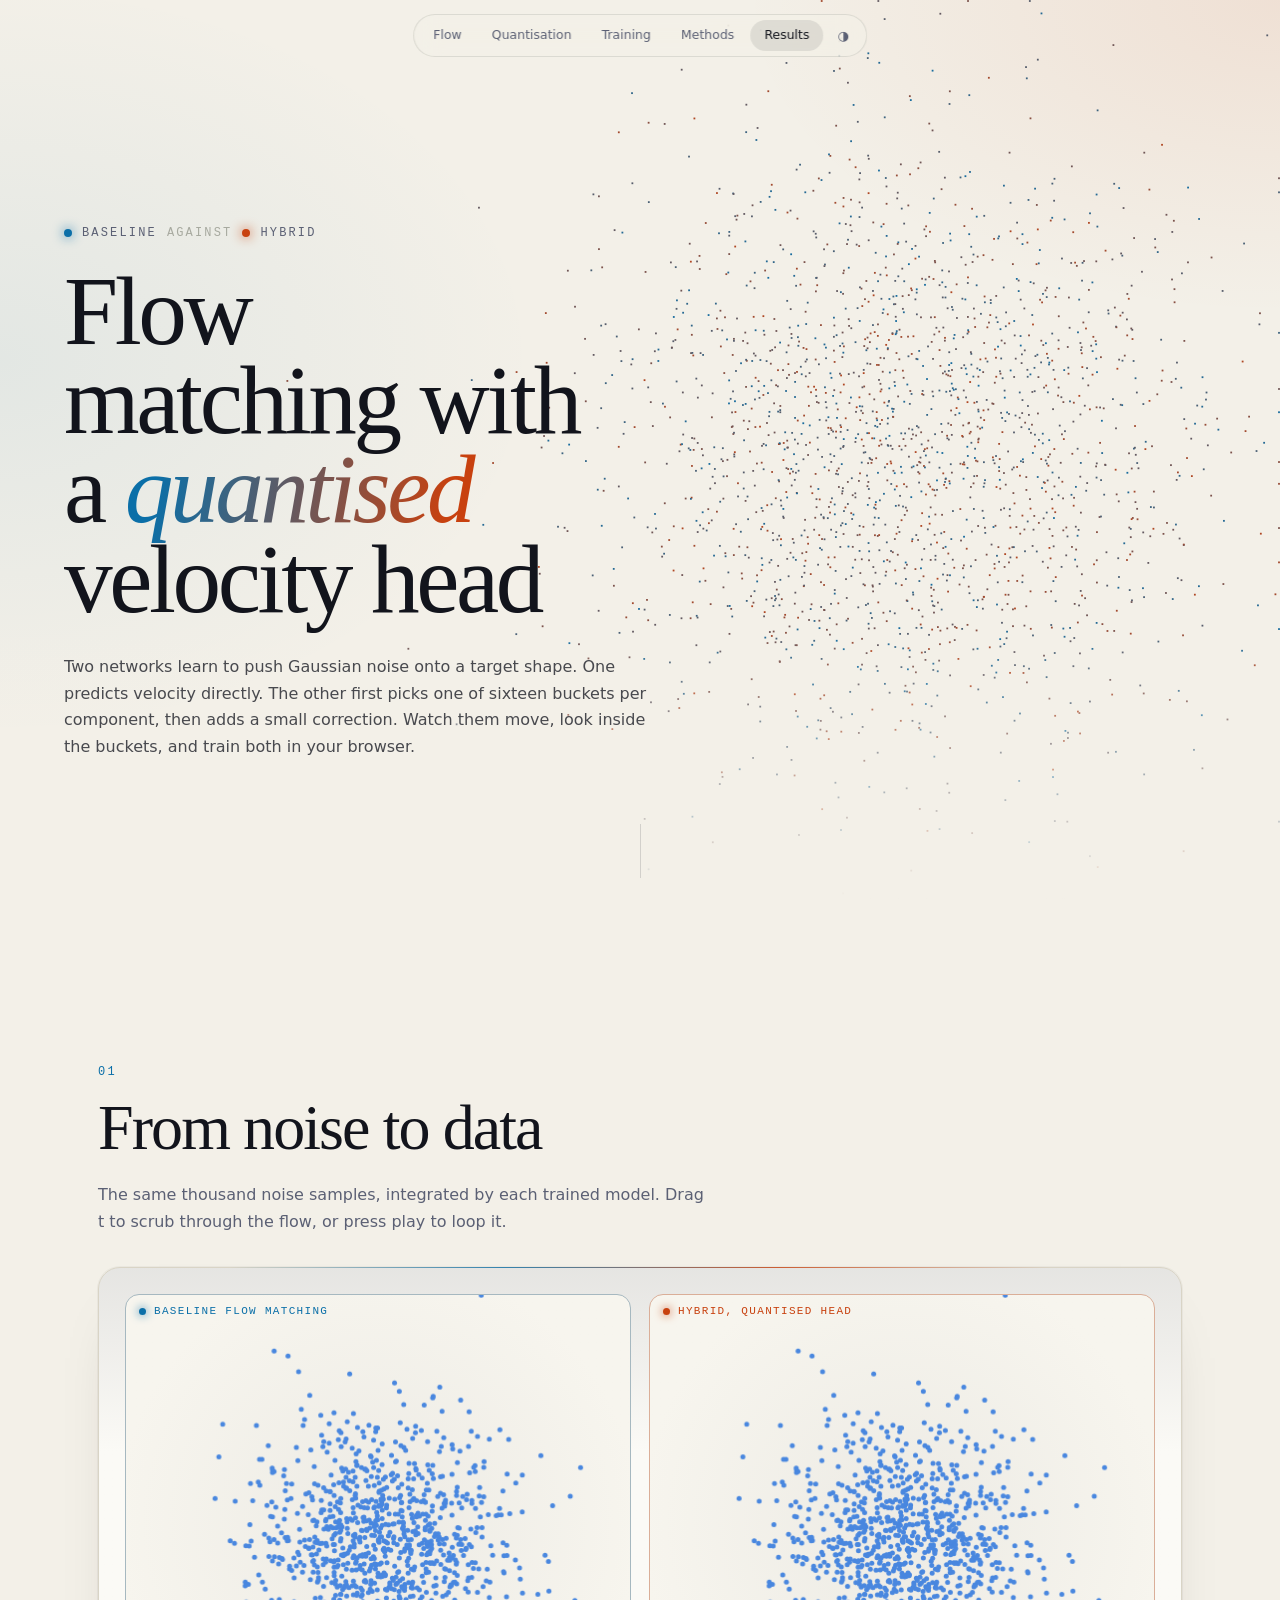
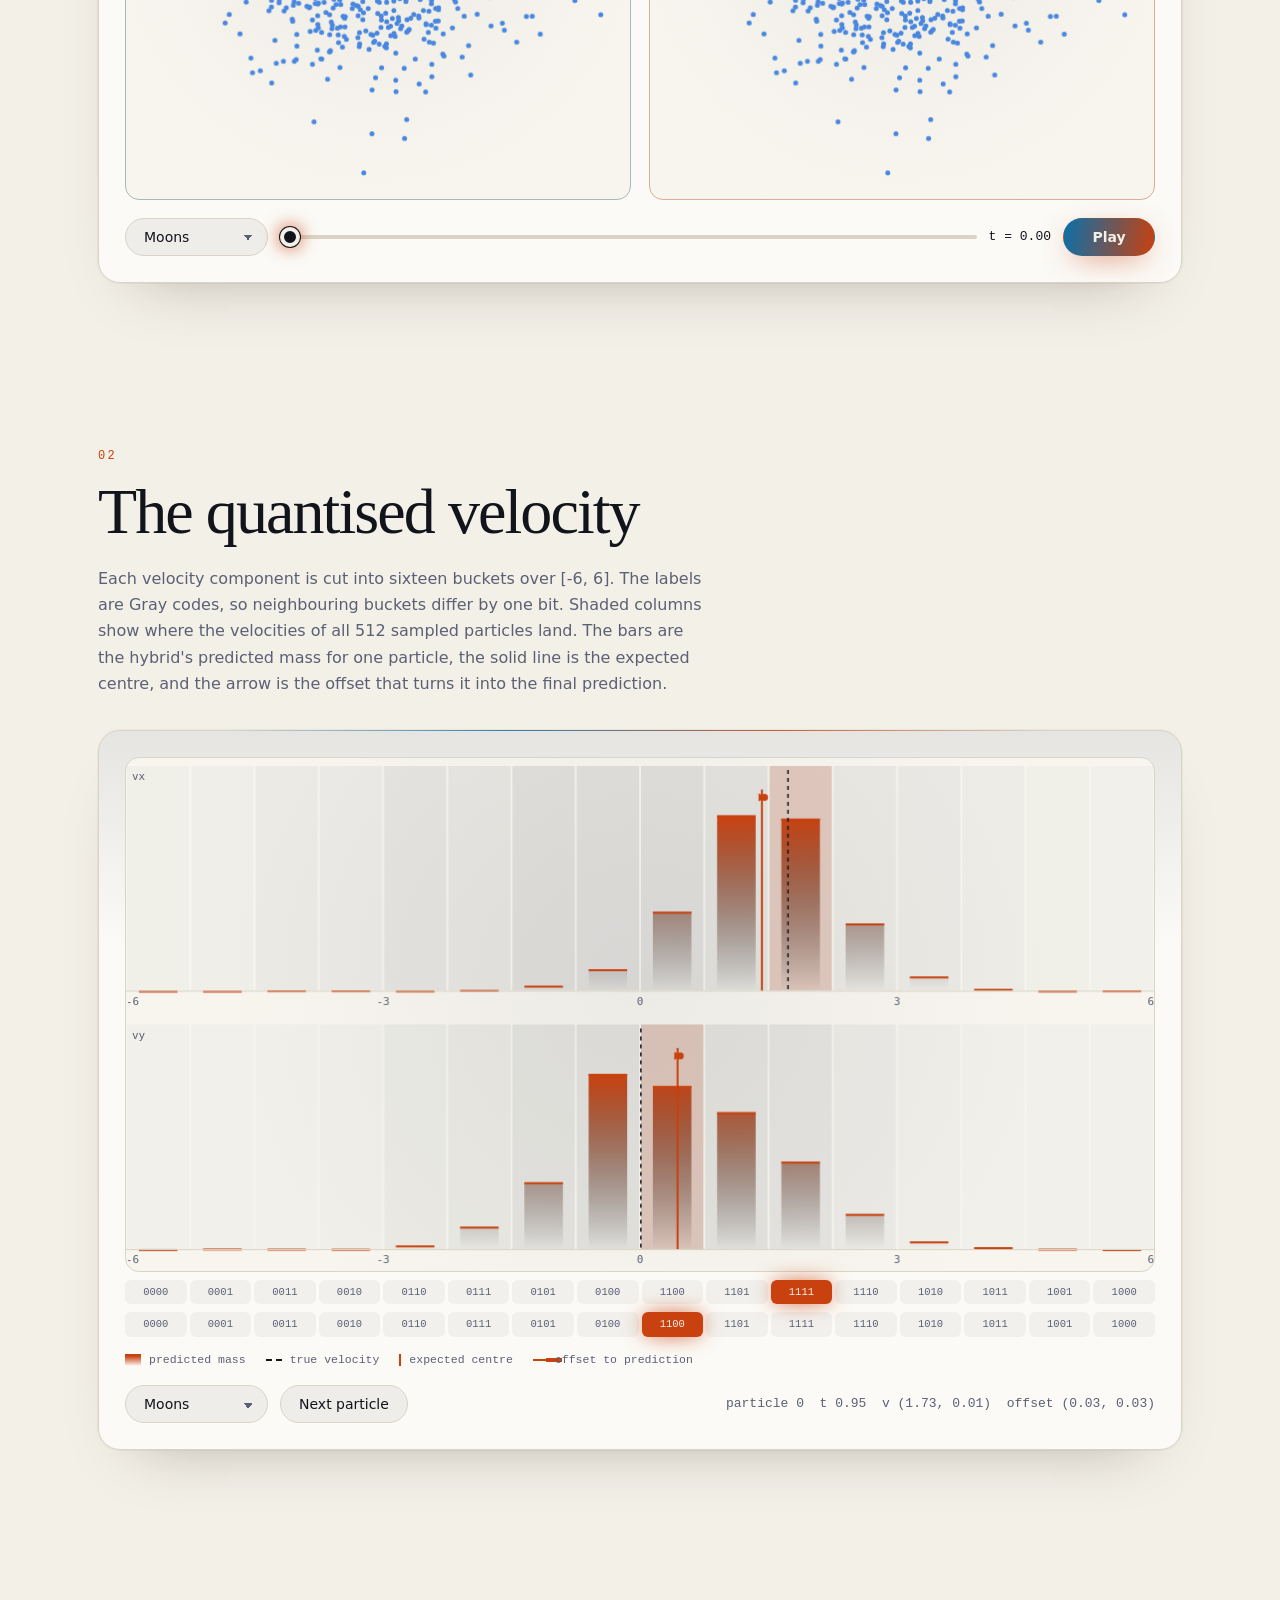
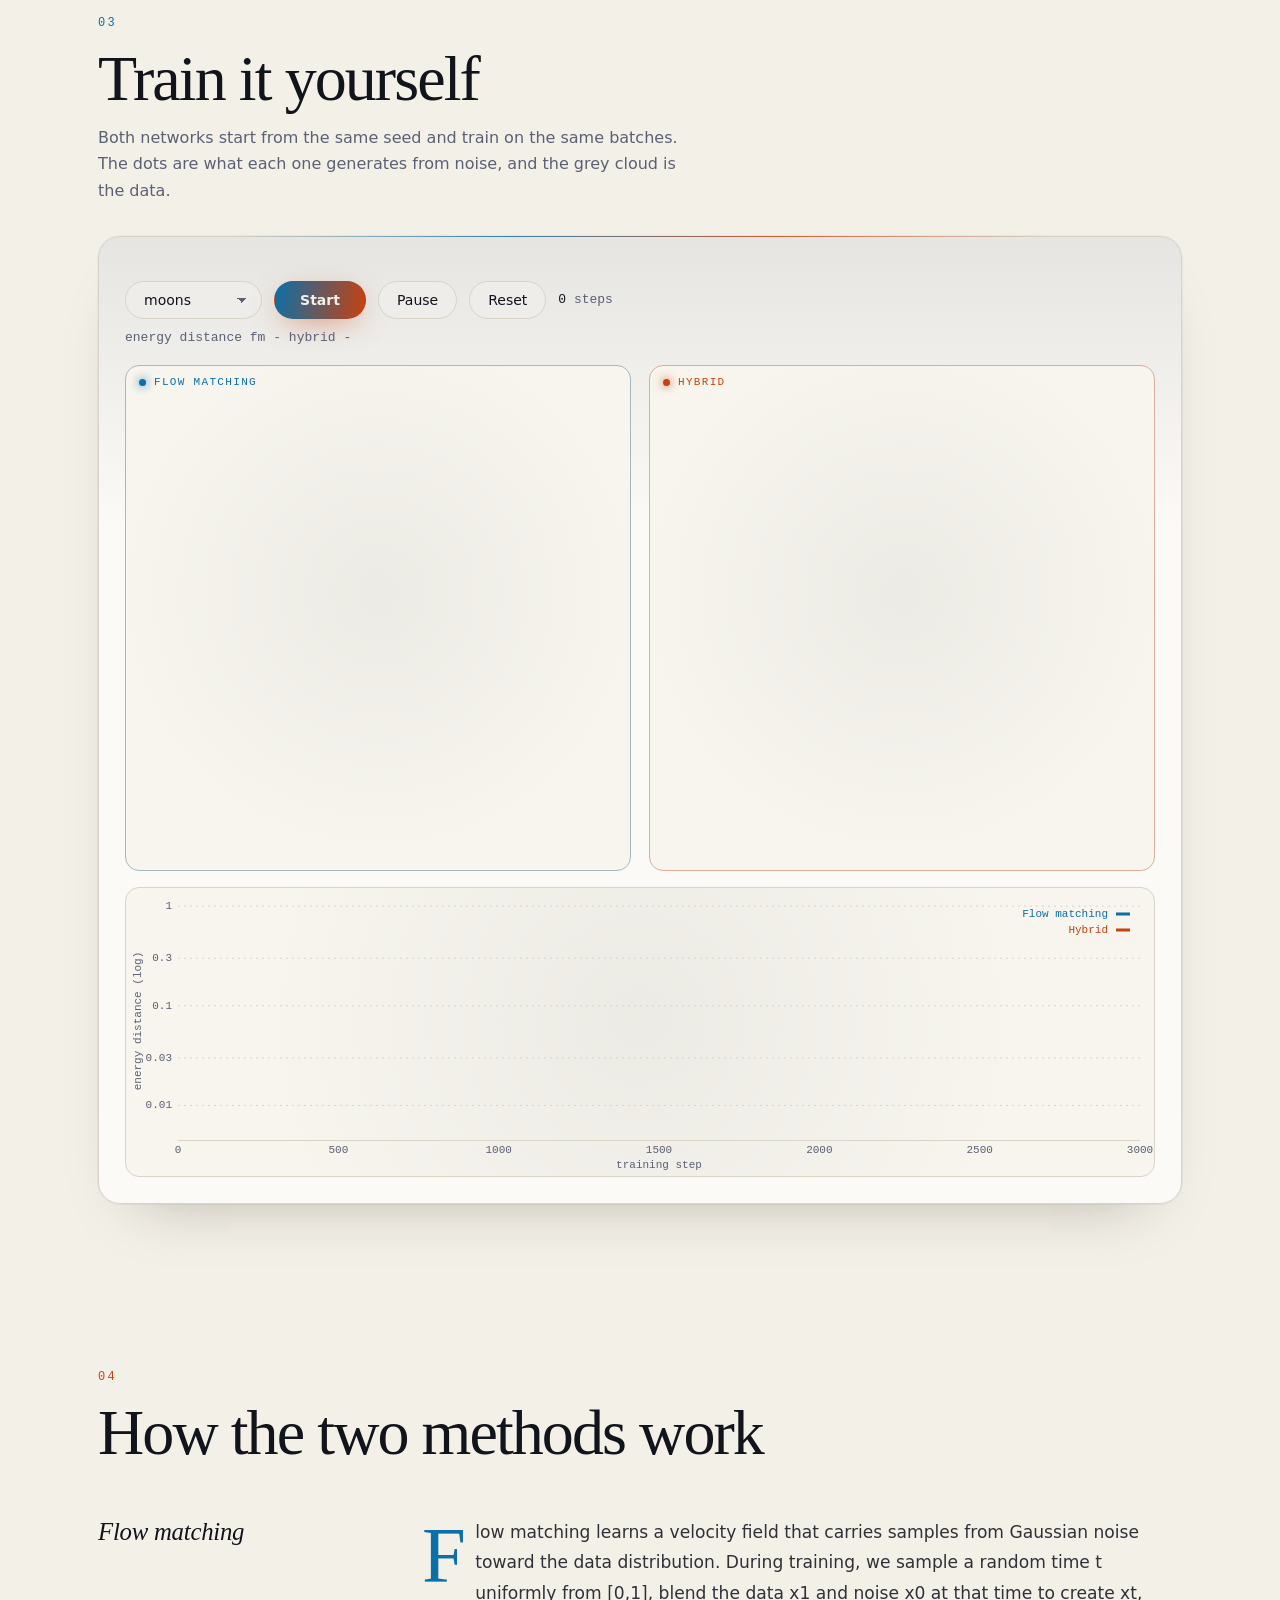
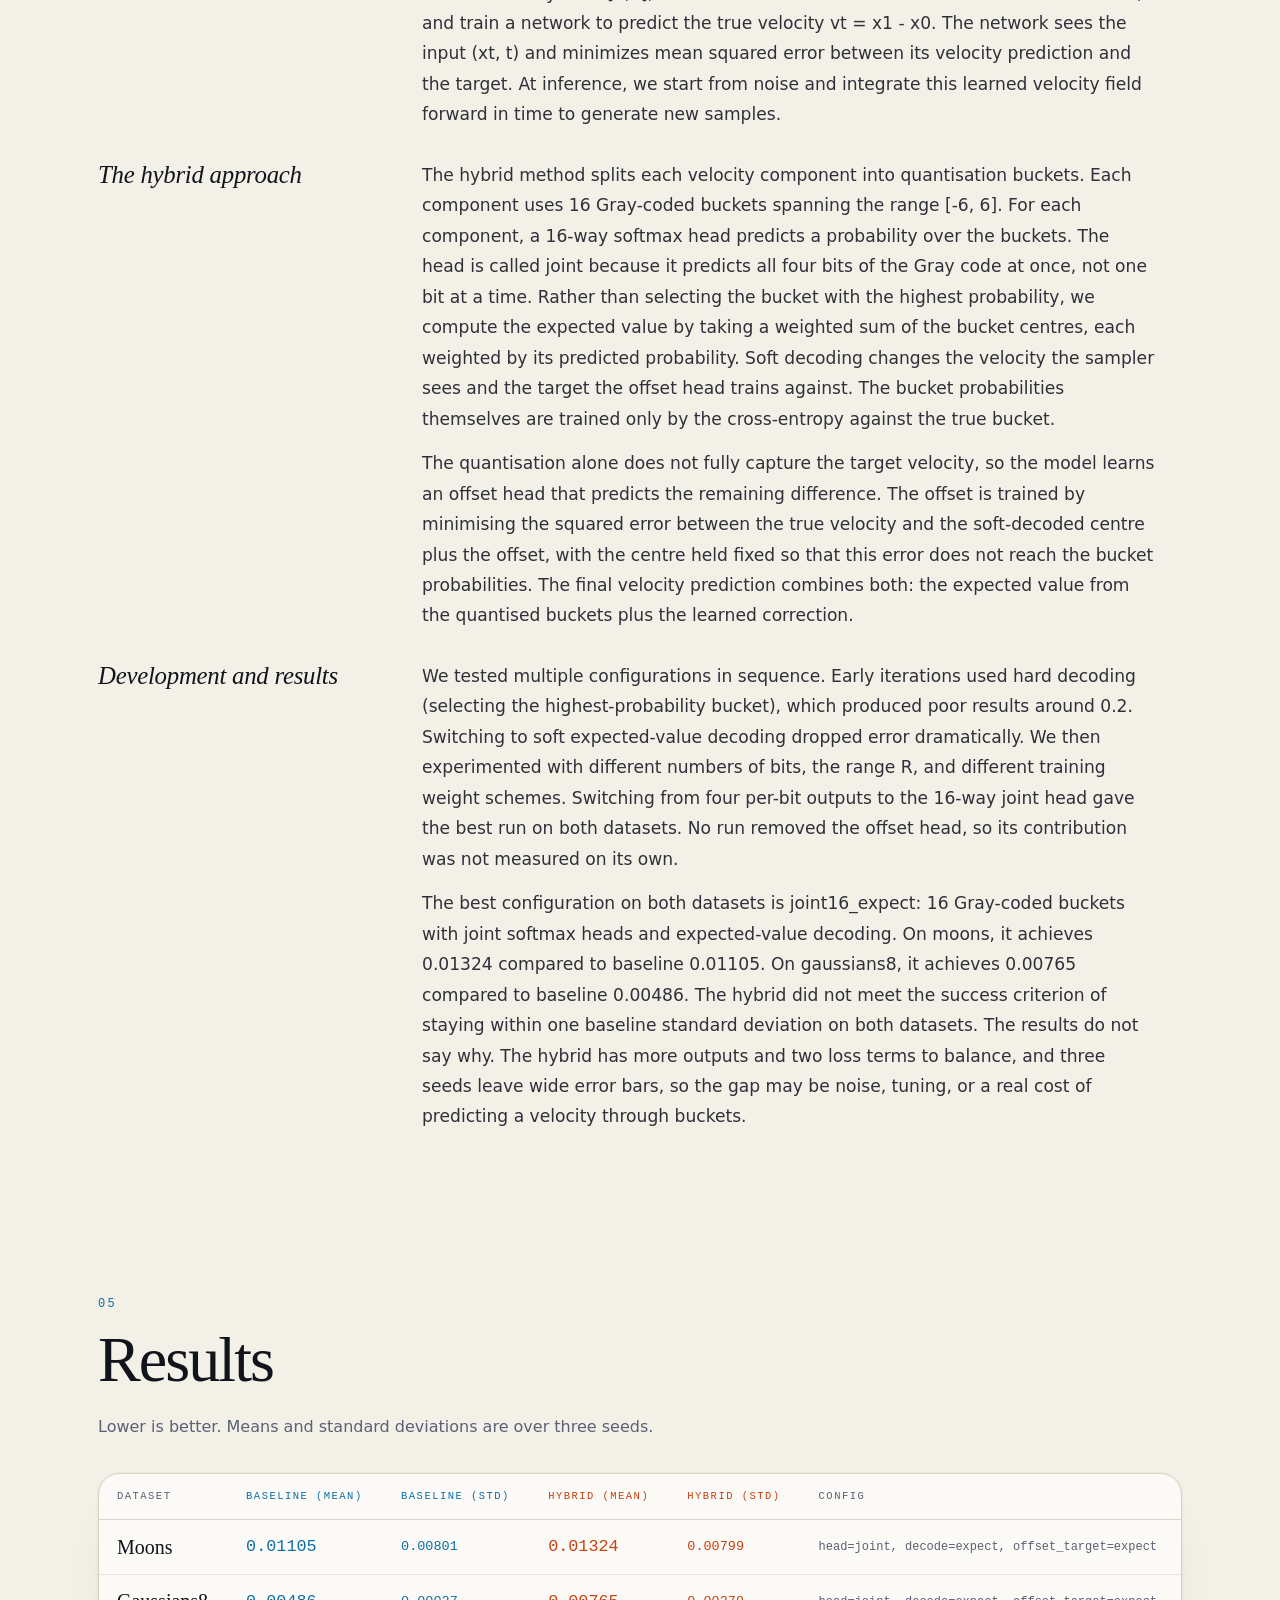
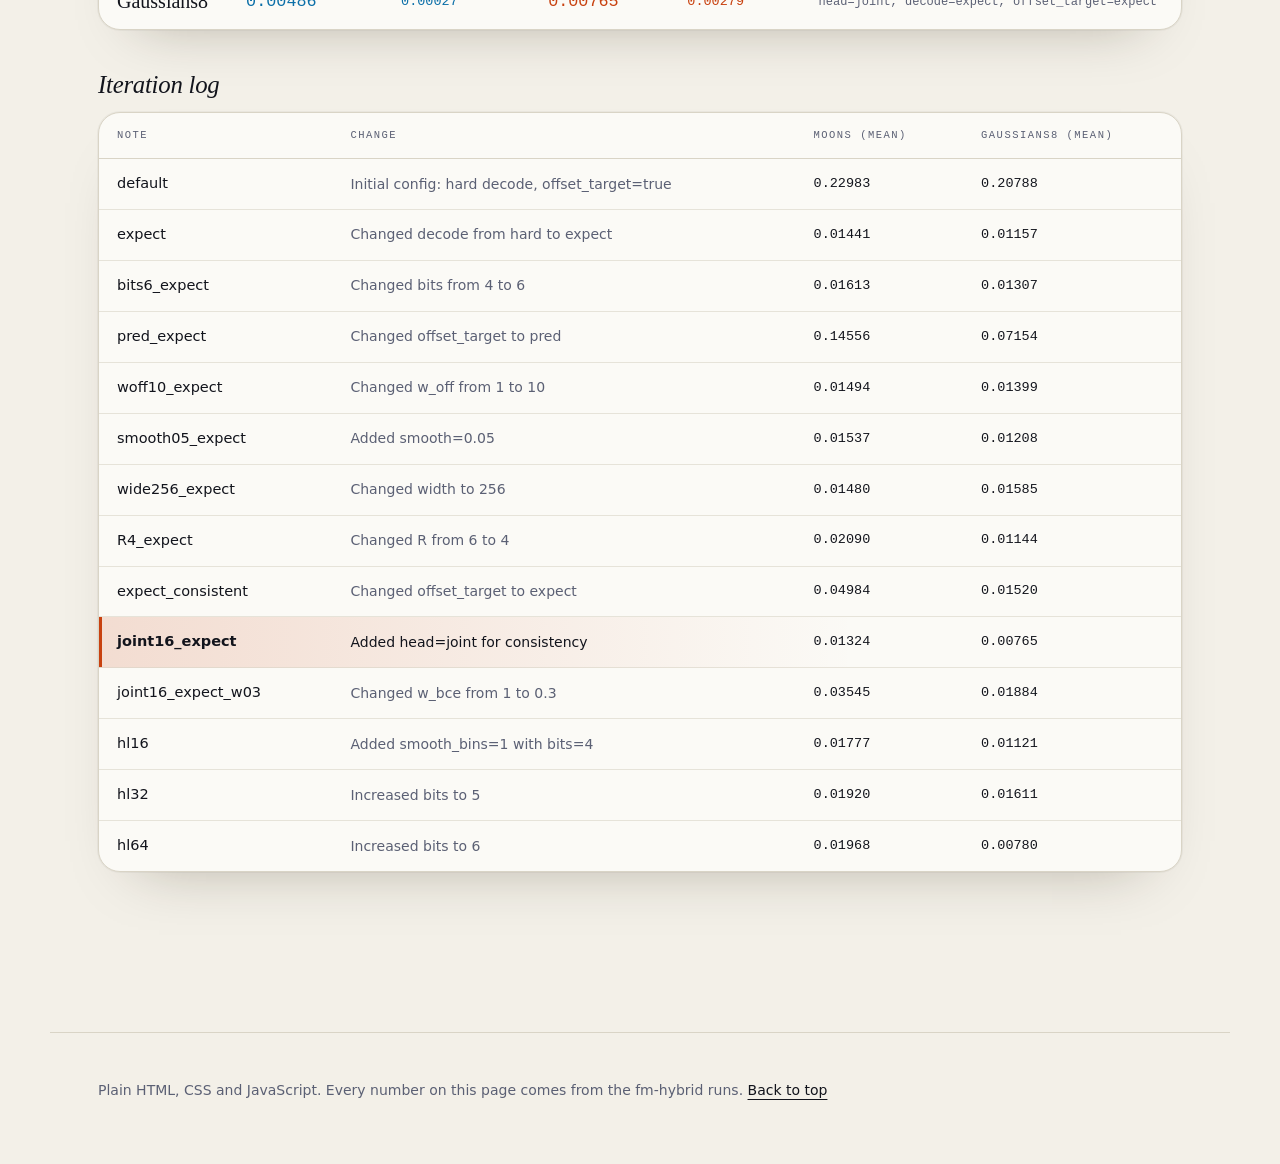
<file: index.html>
<!doctype html>
<html lang="en">
<head>
<meta charset="utf-8">
<title>Flow matching with a quantised velocity head</title>
<meta name="viewport" content="width=device-width, initial-scale=1">
<meta name="color-scheme" content="dark light">
<meta name="description" content="Flow matching against a hybrid with a quantised velocity head, with live animations and in-browser training.">
<link rel="stylesheet" href="css/style.css?v=48f1d84">
<script defer src="js/site.js?v=48f1d84"></script>
<script defer src="js/flow.js?v=48f1d84"></script>
<script defer src="js/buckets.js?v=48f1d84"></script>
<script defer src="js/train-widget.js?v=48f1d84"></script>
</head>
<body>
<div class="progress" aria-hidden="true"></div>
<nav class="site-nav" aria-label="Sections">
<a href="#flow">Flow</a>
<a href="#quant">Quantisation</a>
<a href="#train">Training</a>
<a href="#methods">Methods</a>
<a href="#results">Results</a>
<button class="theme-toggle" type="button" aria-label="Switch between light and dark">&#9681;</button>
</nav>
<header id="top">
<canvas class="hero-canvas" aria-hidden="true"></canvas>
<div class="hero-inner">
<p class="eyebrow"><span class="dot fm"></span>baseline <span class="vs">against</span> <span class="dot hy"></span>hybrid</p>
<h1>Flow matching with a <em>quantised</em> velocity head</h1>
<p class="lede">Two networks learn to push Gaussian noise onto a target shape. One predicts velocity directly. The other first picks one of sixteen buckets per component, then adds a small correction. Watch them move, look inside the buckets, and train both in your browser.</p>
</div>
<a class="scroll-cue" href="#flow" aria-label="Scroll to the first section"><span></span></a>
</header>
<main>
<section id="flow" data-widget="flow"><h2>From noise to data</h2>
<p class="lede">The same thousand noise samples, integrated by each trained model. Drag t to scrub through the flow, or press play to loop it.</p>
</section>
<section id="quant"><h2>The quantised velocity</h2>
<p class="lede">Each velocity component is cut into sixteen buckets over [-6, 6]. The labels are Gray codes, so neighbouring buckets differ by one bit. Shaded columns show where the velocities of all 512 sampled particles land. The bars are the hybrid's predicted mass for one particle, the solid line is the expected centre, and the arrow is the offset that turns it into the final prediction.</p>
</section>
<section id="train"><h2>Train it yourself</h2></section>
<section id="methods" class="prose"><h2>How the two methods work</h2>
<!-- prose:methods -->
<h3>Flow matching</h3>
<p>Flow matching learns a velocity field that carries samples from Gaussian noise toward the data distribution. During training, we sample a random time t uniformly from [0,1], blend the data x1 and noise x0 at that time to create xt, and train a network to predict the true velocity vt = x1 - x0. The network sees the input (xt, t) and minimizes mean squared error between its velocity prediction and the target. At inference, we start from noise and integrate this learned velocity field forward in time to generate new samples.</p>

<h3>The hybrid approach</h3>
<p>The hybrid method splits each velocity component into quantisation buckets. Each component uses 16 Gray-coded buckets spanning the range [-6, 6]. For each component, a 16-way softmax head predicts a probability over the buckets. The head is called joint because it predicts all four bits of the Gray code at once, not one bit at a time. Rather than selecting the bucket with the highest probability, we compute the expected value by taking a weighted sum of the bucket centres, each weighted by its predicted probability. Soft decoding changes the velocity the sampler sees and the target the offset head trains against. The bucket probabilities themselves are trained only by the cross-entropy against the true bucket.</p>
<p>The quantisation alone does not fully capture the target velocity, so the model learns an offset head that predicts the remaining difference. The offset is trained by minimising the squared error between the true velocity and the soft-decoded centre plus the offset, with the centre held fixed so that this error does not reach the bucket probabilities. The final velocity prediction combines both: the expected value from the quantised buckets plus the learned correction.</p>

<h3>Development and results</h3>
<p>We tested multiple configurations in sequence. Early iterations used hard decoding (selecting the highest-probability bucket), which produced poor results around 0.2. Switching to soft expected-value decoding dropped error dramatically. We then experimented with different numbers of bits, the range R, and different training weight schemes. Switching from four per-bit outputs to the 16-way joint head gave the best run on both datasets. No run removed the offset head, so its contribution was not measured on its own.</p>
<p>The best configuration on both datasets is joint16_expect: 16 Gray-coded buckets with joint softmax heads and expected-value decoding. On moons, it achieves 0.01324 compared to baseline 0.01105. On gaussians8, it achieves 0.00765 compared to baseline 0.00486. The hybrid did not meet the success criterion of staying within one baseline standard deviation on both datasets. The results do not say why. The hybrid has more outputs and two loss terms to balance, and three seeds leave wide error bars, so the gap may be noise, tuning, or a real cost of predicting a velocity through buckets.</p>
<!-- /prose:methods -->
</section>
<section id="results"><h2>Results</h2>
<p class="lede">Lower is better. Means and standard deviations are over three seeds.</p>
<div class="table-wrap">
<table class="headline">
<thead>
<tr>
<th>Dataset</th>
<th class="c-fm">Baseline (mean)</th>
<th class="c-fm">Baseline (std)</th>
<th class="c-hy">Hybrid (mean)</th>
<th class="c-hy">Hybrid (std)</th>
<th>Config</th>
</tr>
</thead>
<tbody>
<tr>
<td>Moons</td>
<td>0.01105</td>
<td>0.00801</td>
<td>0.01324</td>
<td>0.00799</td>
<td><code>head=joint, decode=expect, offset_target=expect</code></td>
</tr>
<tr>
<td>Gaussians8</td>
<td>0.00486</td>
<td>0.00027</td>
<td>0.00765</td>
<td>0.00279</td>
<td><code>head=joint, decode=expect, offset_target=expect</code></td>
</tr>
</tbody>
</table>
</div>

<h3>Iteration log</h3>
<div class="table-wrap">
<table class="log">
<thead>
<tr>
<th>Note</th>
<th>Change</th>
<th>Moons (mean)</th>
<th>Gaussians8 (mean)</th>
</tr>
</thead>
<tbody>
<tr>
<td>default</td>
<td>Initial config: hard decode, offset_target=true</td>
<td>0.22983</td>
<td>0.20788</td>
</tr>
<tr>
<td>expect</td>
<td>Changed decode from hard to expect</td>
<td>0.01441</td>
<td>0.01157</td>
</tr>
<tr>
<td>bits6_expect</td>
<td>Changed bits from 4 to 6</td>
<td>0.01613</td>
<td>0.01307</td>
</tr>
<tr>
<td>pred_expect</td>
<td>Changed offset_target to pred</td>
<td>0.14556</td>
<td>0.07154</td>
</tr>
<tr>
<td>woff10_expect</td>
<td>Changed w_off from 1 to 10</td>
<td>0.01494</td>
<td>0.01399</td>
</tr>
<tr>
<td>smooth05_expect</td>
<td>Added smooth=0.05</td>
<td>0.01537</td>
<td>0.01208</td>
</tr>
<tr>
<td>wide256_expect</td>
<td>Changed width to 256</td>
<td>0.01480</td>
<td>0.01585</td>
</tr>
<tr>
<td>R4_expect</td>
<td>Changed R from 6 to 4</td>
<td>0.02090</td>
<td>0.01144</td>
</tr>
<tr>
<td>expect_consistent</td>
<td>Changed offset_target to expect</td>
<td>0.04984</td>
<td>0.01520</td>
</tr>
<tr class="best">
<td>joint16_expect</td>
<td>Added head=joint for consistency</td>
<td>0.01324</td>
<td>0.00765</td>
</tr>
<tr>
<td>joint16_expect_w03</td>
<td>Changed w_bce from 1 to 0.3</td>
<td>0.03545</td>
<td>0.01884</td>
</tr>
<tr>
<td>hl16</td>
<td>Added smooth_bins=1 with bits=4</td>
<td>0.01777</td>
<td>0.01121</td>
</tr>
<tr>
<td>hl32</td>
<td>Increased bits to 5</td>
<td>0.01920</td>
<td>0.01611</td>
</tr>
<tr>
<td>hl64</td>
<td>Increased bits to 6</td>
<td>0.01968</td>
<td>0.00780</td>
</tr>
</tbody>
</table>
</div>
</section>
</main>
<footer><p>Plain HTML, CSS and JavaScript. Every number on this page comes from the fm-hybrid runs. <a href="#top">Back to top</a></p></footer>
</body>
</html>
</file>
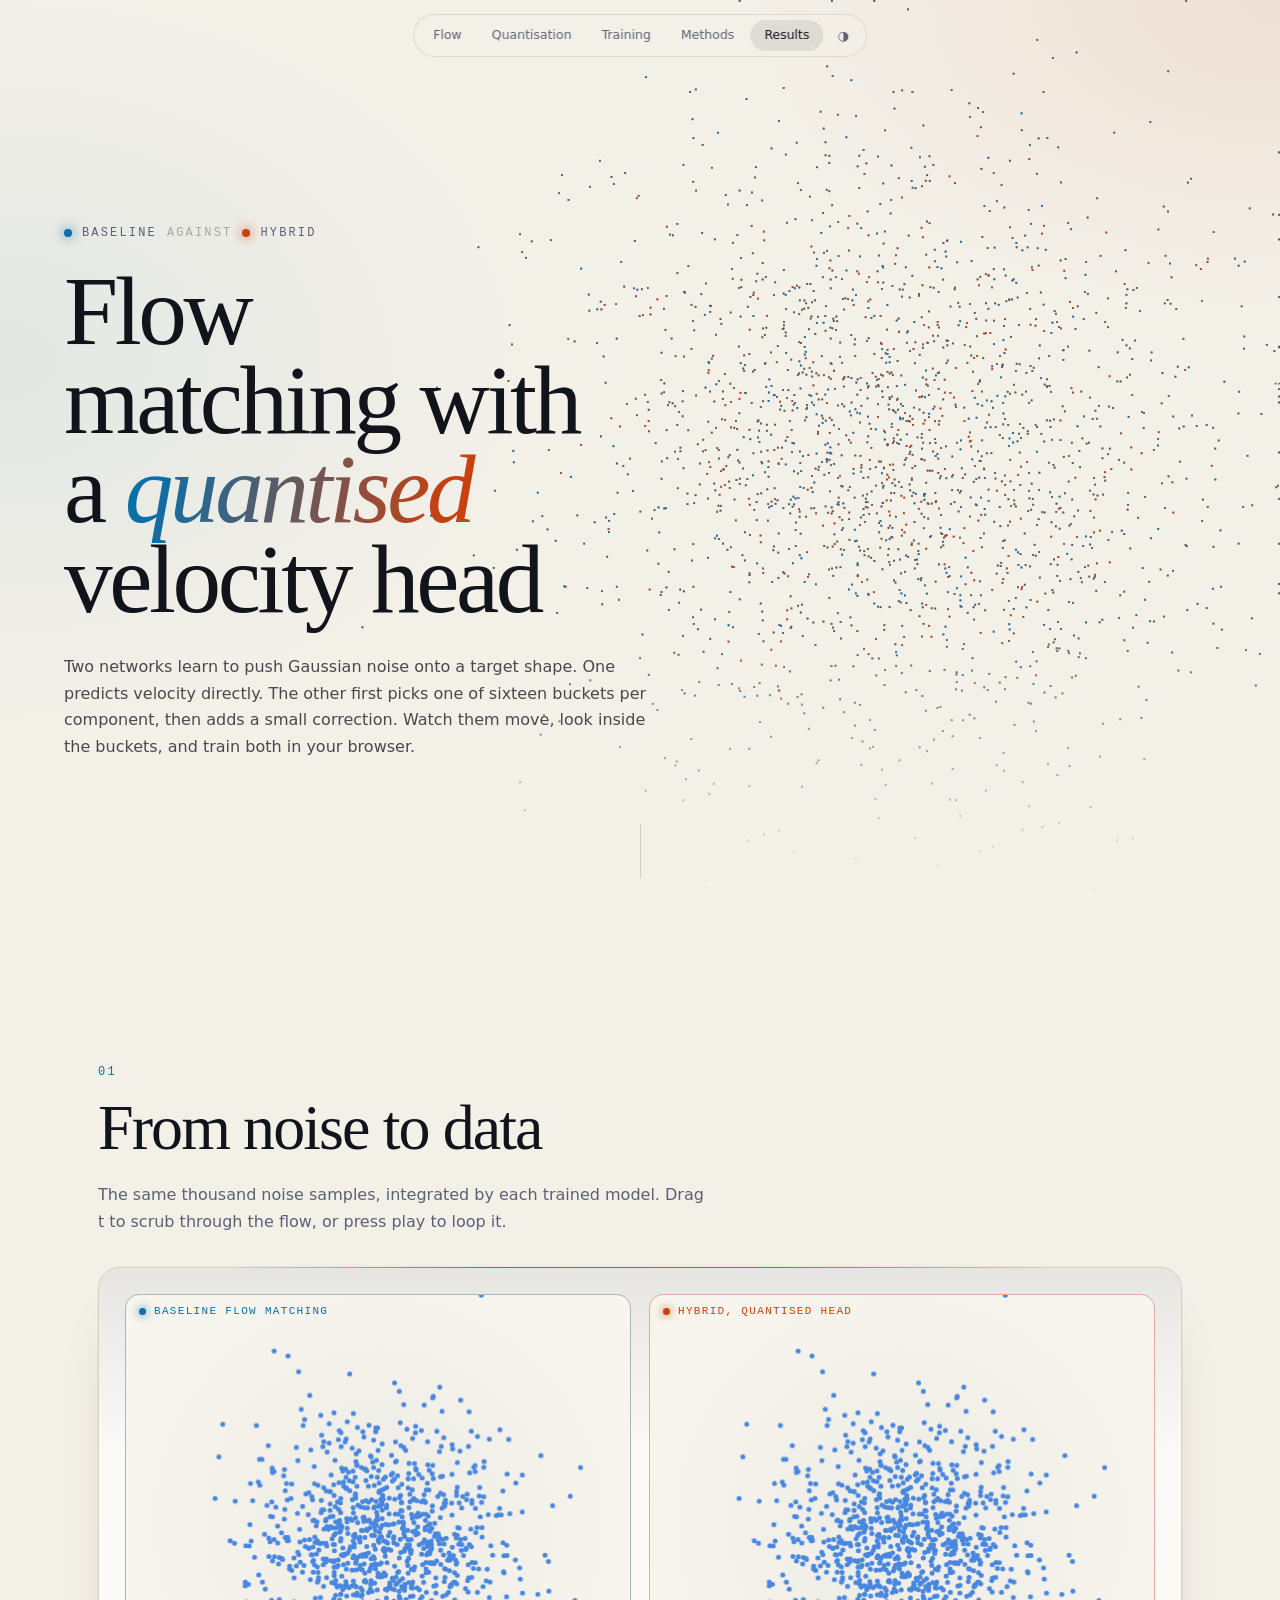
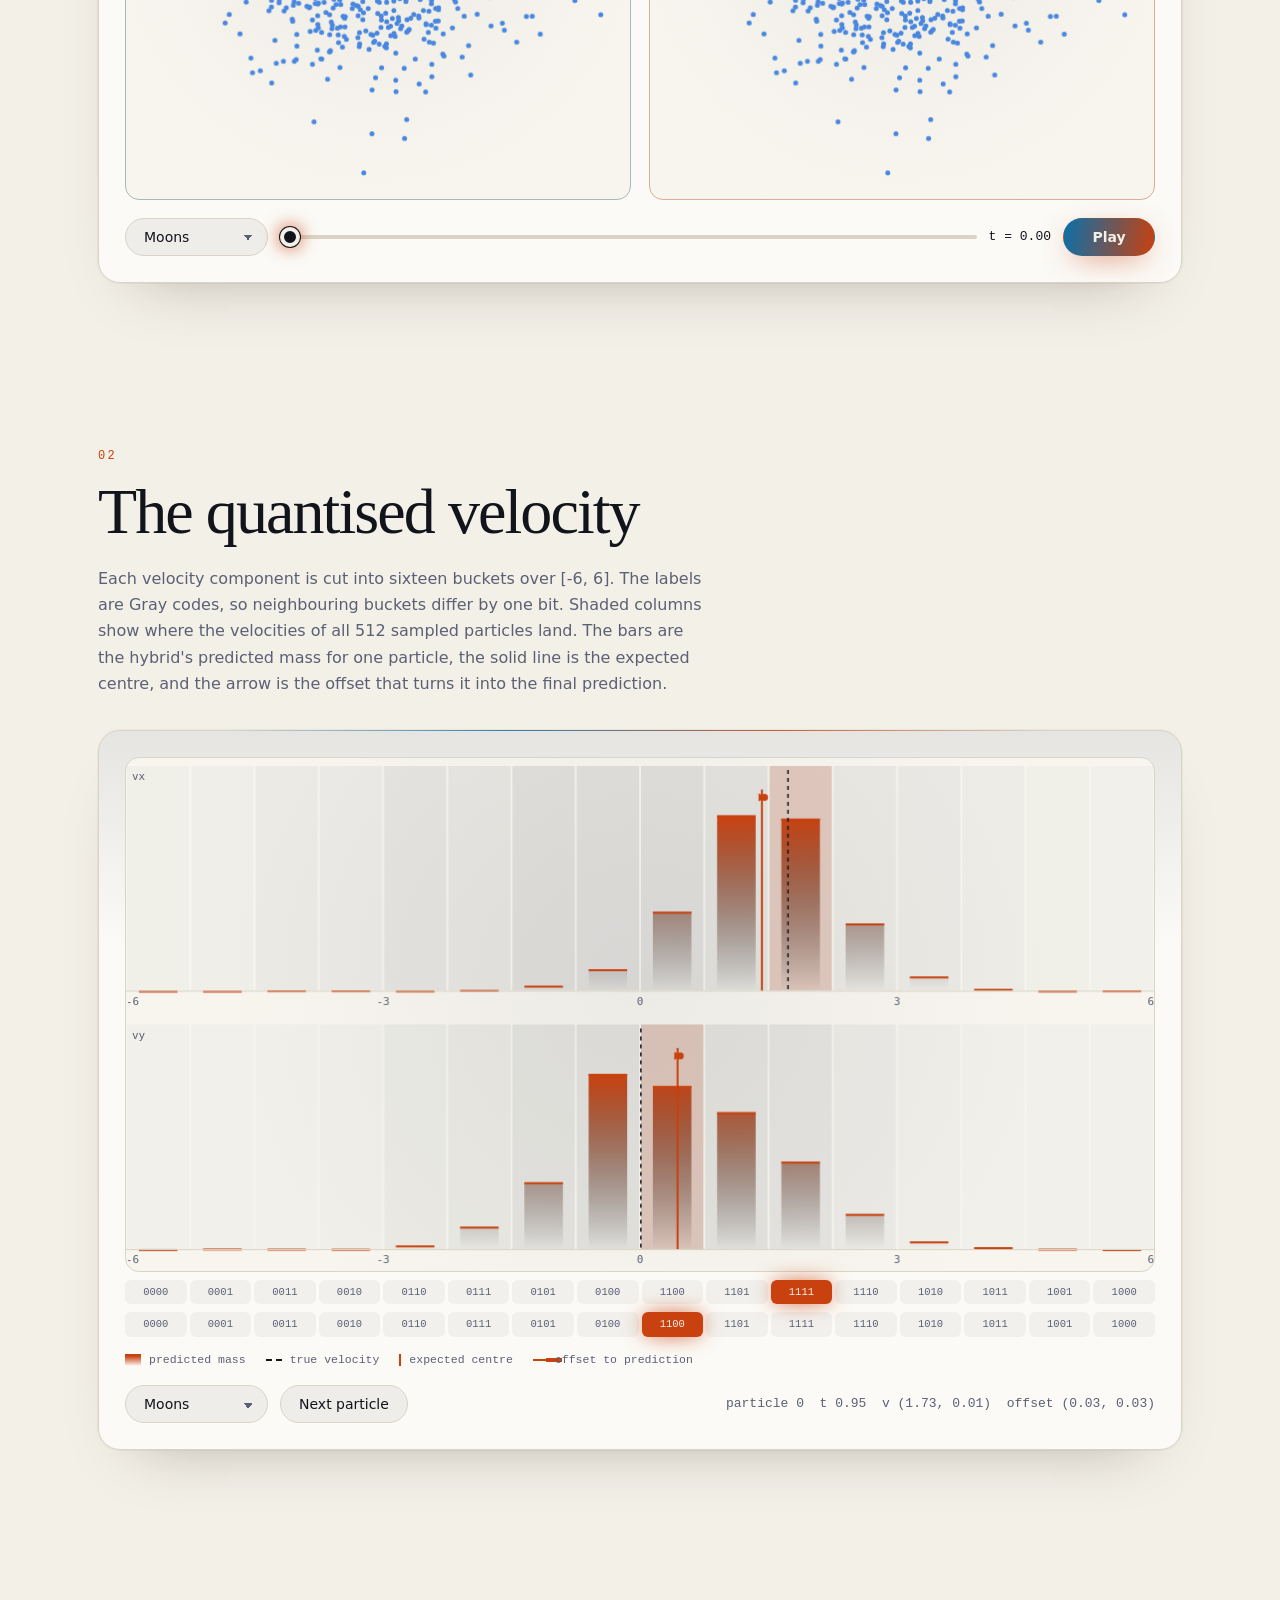
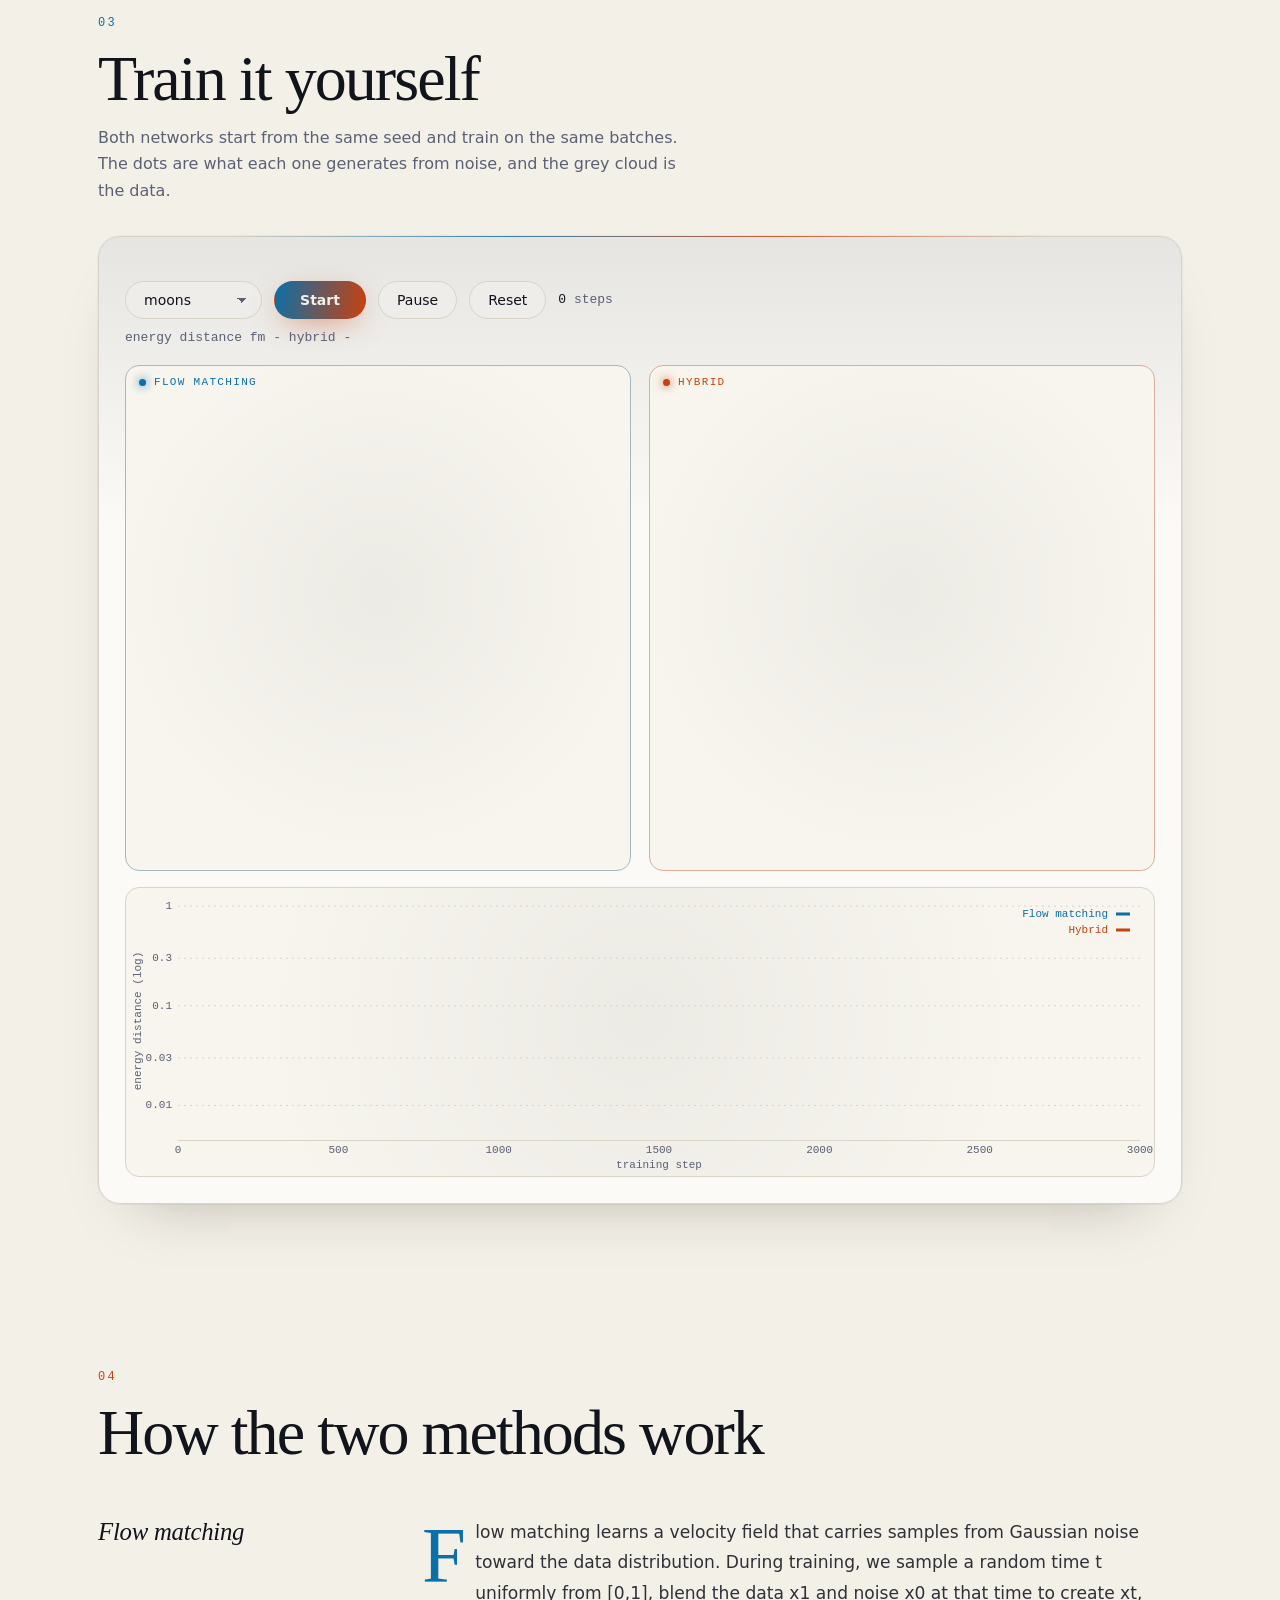
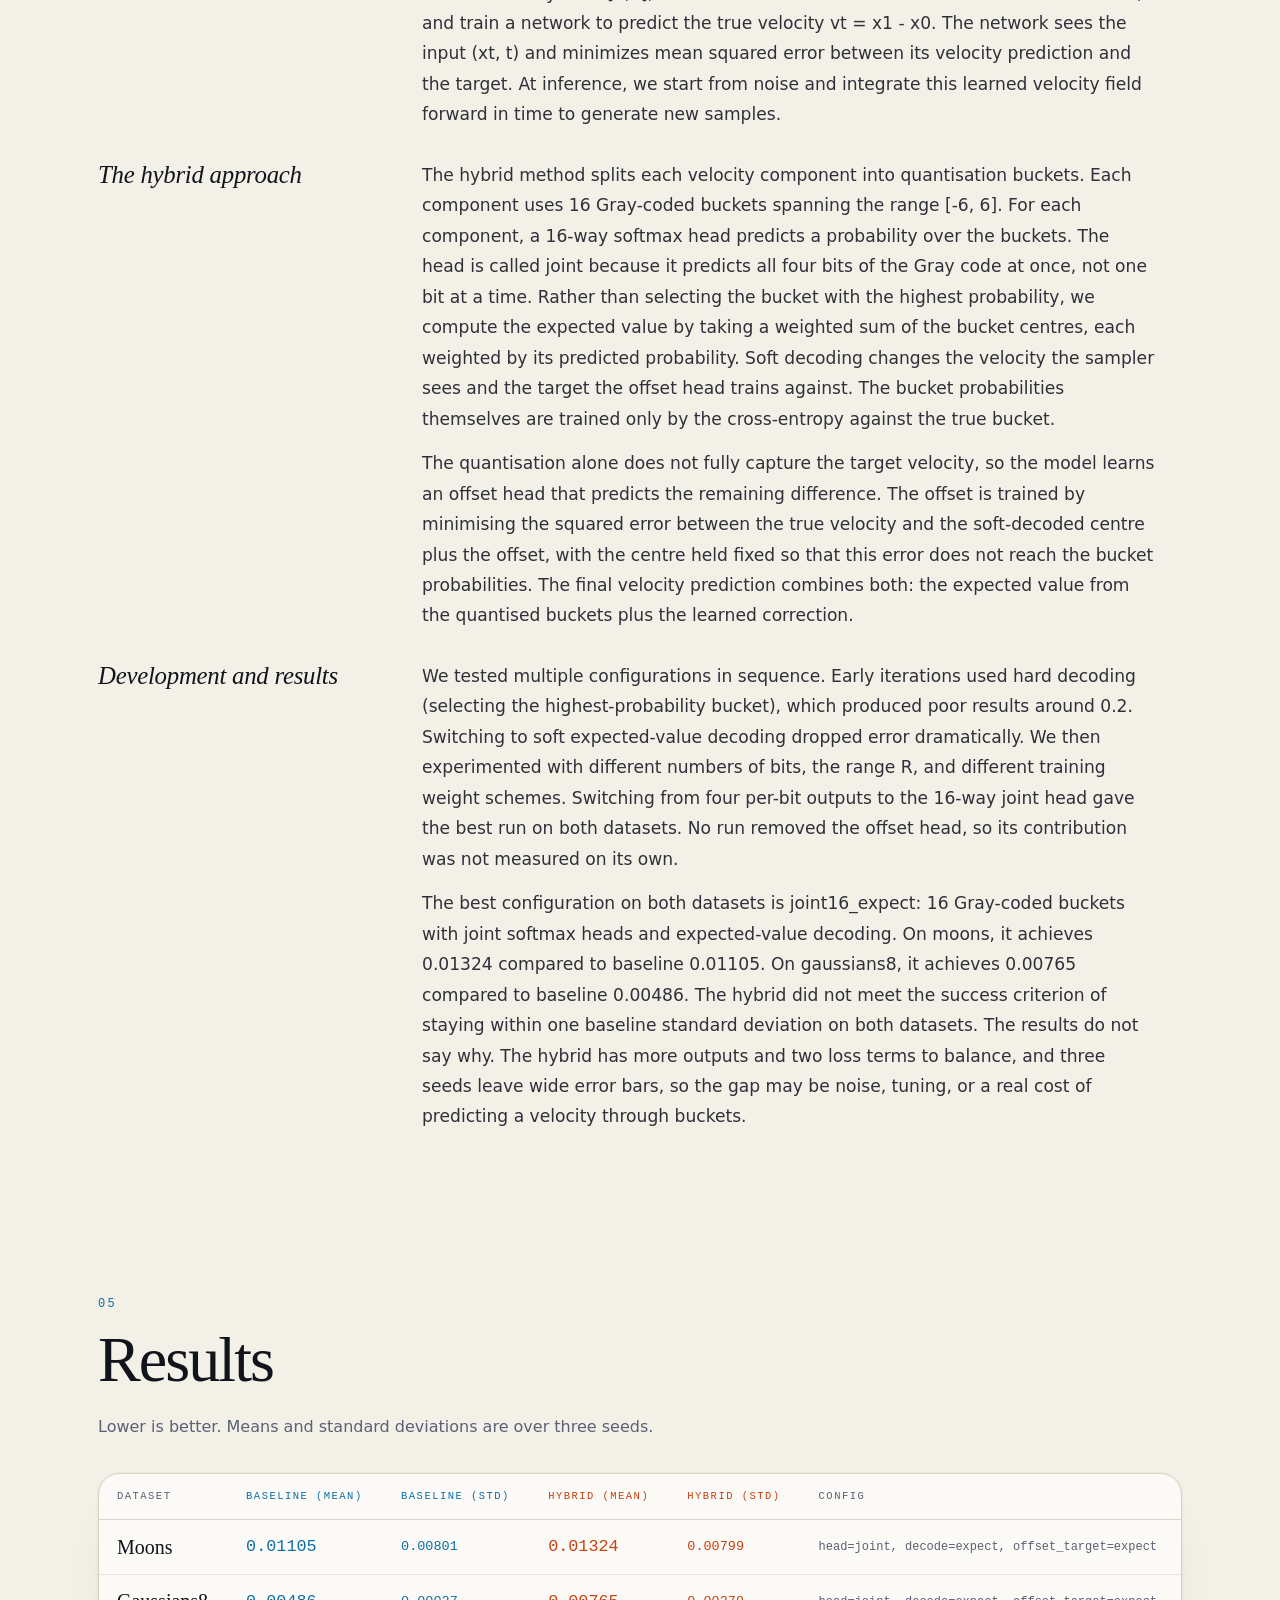
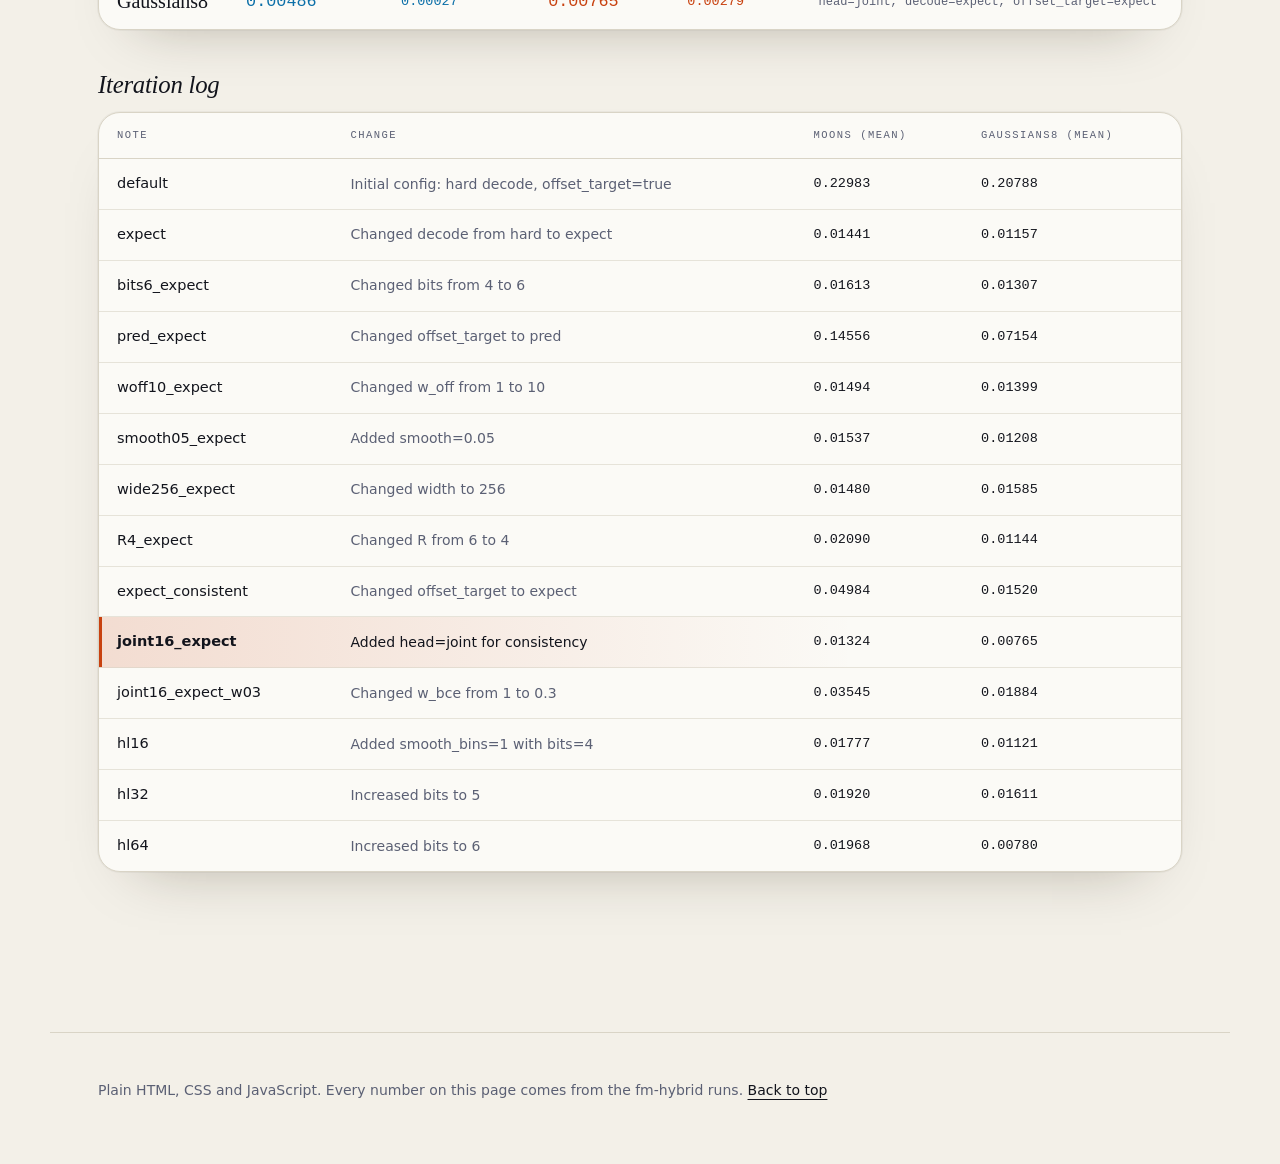
<file: site/index.html>
<!doctype html>
<html lang="en">
<head>
<meta charset="utf-8">
<title>Flow matching with a quantised velocity head</title>
<meta name="viewport" content="width=device-width, initial-scale=1">
<meta name="color-scheme" content="dark light">
<meta name="description" content="Flow matching against a hybrid with a quantised velocity head, with live animations and in-browser training.">
<link rel="stylesheet" href="css/style.css">
<script defer src="js/site.js"></script>
<script defer src="js/flow.js"></script>
<script defer src="js/buckets.js"></script>
<script defer src="js/train-widget.js"></script>
</head>
<body>
<div class="progress" aria-hidden="true"></div>
<nav class="site-nav" aria-label="Sections">
<a href="#flow">Flow</a>
<a href="#quant">Quantisation</a>
<a href="#train">Training</a>
<a href="#methods">Methods</a>
<a href="#results">Results</a>
<button class="theme-toggle" type="button" aria-label="Switch between light and dark">&#9681;</button>
</nav>
<header id="top">
<canvas class="hero-canvas" aria-hidden="true"></canvas>
<div class="hero-inner">
<p class="eyebrow"><span class="dot fm"></span>baseline <span class="vs">against</span> <span class="dot hy"></span>hybrid</p>
<h1>Flow matching with a <em>quantised</em> velocity head</h1>
<p class="lede">Two networks learn to push Gaussian noise onto a target shape. One predicts velocity directly. The other first picks one of sixteen buckets per component, then adds a small correction. Watch them move, look inside the buckets, and train both in your browser.</p>
</div>
<a class="scroll-cue" href="#flow" aria-label="Scroll to the first section"><span></span></a>
</header>
<main>
<section id="flow" data-widget="flow"><h2>From noise to data</h2>
<p class="lede">The same thousand noise samples, integrated by each trained model. Drag t to scrub through the flow, or press play to loop it.</p>
</section>
<section id="quant"><h2>The quantised velocity</h2>
<p class="lede">Each velocity component is cut into sixteen buckets over [-6, 6]. The labels are Gray codes, so neighbouring buckets differ by one bit. Shaded columns show where the velocities of all 512 sampled particles land. The bars are the hybrid's predicted mass for one particle, the solid line is the expected centre, and the arrow is the offset that turns it into the final prediction.</p>
</section>
<section id="train"><h2>Train it yourself</h2></section>
<section id="methods" class="prose"><h2>How the two methods work</h2>
<!-- prose:methods -->
<h3>Flow matching</h3>
<p>Flow matching learns a velocity field that carries samples from Gaussian noise toward the data distribution. During training, we sample a random time t uniformly from [0,1], blend the data x1 and noise x0 at that time to create xt, and train a network to predict the true velocity vt = x1 - x0. The network sees the input (xt, t) and minimizes mean squared error between its velocity prediction and the target. At inference, we start from noise and integrate this learned velocity field forward in time to generate new samples.</p>

<h3>The hybrid approach</h3>
<p>The hybrid method splits each velocity component into quantisation buckets. Each component uses 16 Gray-coded buckets spanning the range [-6, 6]. For each component, a 16-way softmax head predicts a probability over the buckets. The head is called joint because it predicts all four bits of the Gray code at once, not one bit at a time. Rather than selecting the bucket with the highest probability, we compute the expected value by taking a weighted sum of the bucket centres, each weighted by its predicted probability. Soft decoding changes the velocity the sampler sees and the target the offset head trains against. The bucket probabilities themselves are trained only by the cross-entropy against the true bucket.</p>
<p>The quantisation alone does not fully capture the target velocity, so the model learns an offset head that predicts the remaining difference. The offset is trained by minimising the squared error between the true velocity and the soft-decoded centre plus the offset, with the centre held fixed so that this error does not reach the bucket probabilities. The final velocity prediction combines both: the expected value from the quantised buckets plus the learned correction.</p>

<h3>Development and results</h3>
<p>We tested multiple configurations in sequence. Early iterations used hard decoding (selecting the highest-probability bucket), which produced poor results around 0.2. Switching to soft expected-value decoding dropped error dramatically. We then experimented with different numbers of bits, the range R, and different training weight schemes. Switching from four per-bit outputs to the 16-way joint head gave the best run on both datasets. No run removed the offset head, so its contribution was not measured on its own.</p>
<p>The best configuration on both datasets is joint16_expect: 16 Gray-coded buckets with joint softmax heads and expected-value decoding. On moons, it achieves 0.01324 compared to baseline 0.01105. On gaussians8, it achieves 0.00765 compared to baseline 0.00486. The hybrid did not meet the success criterion of staying within one baseline standard deviation on both datasets. The results do not say why. The hybrid has more outputs and two loss terms to balance, and three seeds leave wide error bars, so the gap may be noise, tuning, or a real cost of predicting a velocity through buckets.</p>
<!-- /prose:methods -->
</section>
<section id="results"><h2>Results</h2>
<p class="lede">Lower is better. Means and standard deviations are over three seeds.</p>
<div class="table-wrap">
<table class="headline">
<thead>
<tr>
<th>Dataset</th>
<th class="c-fm">Baseline (mean)</th>
<th class="c-fm">Baseline (std)</th>
<th class="c-hy">Hybrid (mean)</th>
<th class="c-hy">Hybrid (std)</th>
<th>Config</th>
</tr>
</thead>
<tbody>
<tr>
<td>Moons</td>
<td>0.01105</td>
<td>0.00801</td>
<td>0.01324</td>
<td>0.00799</td>
<td><code>head=joint, decode=expect, offset_target=expect</code></td>
</tr>
<tr>
<td>Gaussians8</td>
<td>0.00486</td>
<td>0.00027</td>
<td>0.00765</td>
<td>0.00279</td>
<td><code>head=joint, decode=expect, offset_target=expect</code></td>
</tr>
</tbody>
</table>
</div>

<h3>Iteration log</h3>
<div class="table-wrap">
<table class="log">
<thead>
<tr>
<th>Note</th>
<th>Change</th>
<th>Moons (mean)</th>
<th>Gaussians8 (mean)</th>
</tr>
</thead>
<tbody>
<tr>
<td>default</td>
<td>Initial config: hard decode, offset_target=true</td>
<td>0.22983</td>
<td>0.20788</td>
</tr>
<tr>
<td>expect</td>
<td>Changed decode from hard to expect</td>
<td>0.01441</td>
<td>0.01157</td>
</tr>
<tr>
<td>bits6_expect</td>
<td>Changed bits from 4 to 6</td>
<td>0.01613</td>
<td>0.01307</td>
</tr>
<tr>
<td>pred_expect</td>
<td>Changed offset_target to pred</td>
<td>0.14556</td>
<td>0.07154</td>
</tr>
<tr>
<td>woff10_expect</td>
<td>Changed w_off from 1 to 10</td>
<td>0.01494</td>
<td>0.01399</td>
</tr>
<tr>
<td>smooth05_expect</td>
<td>Added smooth=0.05</td>
<td>0.01537</td>
<td>0.01208</td>
</tr>
<tr>
<td>wide256_expect</td>
<td>Changed width to 256</td>
<td>0.01480</td>
<td>0.01585</td>
</tr>
<tr>
<td>R4_expect</td>
<td>Changed R from 6 to 4</td>
<td>0.02090</td>
<td>0.01144</td>
</tr>
<tr>
<td>expect_consistent</td>
<td>Changed offset_target to expect</td>
<td>0.04984</td>
<td>0.01520</td>
</tr>
<tr class="best">
<td>joint16_expect</td>
<td>Added head=joint for consistency</td>
<td>0.01324</td>
<td>0.00765</td>
</tr>
<tr>
<td>joint16_expect_w03</td>
<td>Changed w_bce from 1 to 0.3</td>
<td>0.03545</td>
<td>0.01884</td>
</tr>
<tr>
<td>hl16</td>
<td>Added smooth_bins=1 with bits=4</td>
<td>0.01777</td>
<td>0.01121</td>
</tr>
<tr>
<td>hl32</td>
<td>Increased bits to 5</td>
<td>0.01920</td>
<td>0.01611</td>
</tr>
<tr>
<td>hl64</td>
<td>Increased bits to 6</td>
<td>0.01968</td>
<td>0.00780</td>
</tr>
</tbody>
</table>
</div>
</section>
</main>
<footer><p>Plain HTML, CSS and JavaScript. Every number on this page comes from the fm-hybrid runs. <a href="#top">Back to top</a></p></footer>
</body>
</html>
</file>
<file: css/style.css>
:root {
  --bg: #07080d; --bg-2: #0d0f18; --surface: #10131d; --text: #eef0f6; --muted: #8a91a6; --faint: #4a5066;
  --fm: #5ad1ff; --hybrid: #ff7a45; --border: #222736; --canvas-bg: #090b12;
  --radius: 22px;
  --font: "Inter", system-ui, -apple-system, "Segoe UI", Roboto, sans-serif;
  --display: "Iowan Old Style", "Palatino Linotype", Palatino, "URW Palladio L", P052, "Book Antiqua", Georgia, serif;
  --mono: ui-monospace, "JetBrains Mono", "SF Mono", Menlo, Consolas, monospace;
  --ease: cubic-bezier(.2, .7, .1, 1);
  --glow: 0 0 0 1px color-mix(in oklab, var(--text) 6%, transparent), 0 30px 80px -40px rgb(0 0 0 / .8);
  color-scheme: dark;
}
@media (prefers-color-scheme: light) {
  :root {
    --bg: #f3f0e8; --bg-2: #ebe7dc; --surface: #fbfaf6; --text: #12141c; --muted: #5b6074; --faint: #a7a99f;
    --fm: #0b6fa8; --hybrid: #c8410f; --border: #d9d4c6; --canvas-bg: #f7f5ee;
    --glow: 0 0 0 1px rgb(0 0 0 / .04), 0 30px 60px -40px rgb(40 30 10 / .35);
    color-scheme: light;
  }
}
html[data-theme="dark"] { color-scheme: dark;
  --bg: #07080d; --bg-2: #0d0f18; --surface: #10131d; --text: #eef0f6; --muted: #8a91a6; --faint: #4a5066;
  --fm: #5ad1ff; --hybrid: #ff7a45; --border: #222736; --canvas-bg: #090b12;
  --radius: 22px;
  --font: "Inter", system-ui, -apple-system, "Segoe UI", Roboto, sans-serif;
  --display: "Iowan Old Style", "Palatino Linotype", Palatino, "URW Palladio L", P052, "Book Antiqua", Georgia, serif;
  --mono: ui-monospace, "JetBrains Mono", "SF Mono", Menlo, Consolas, monospace;
  --ease: cubic-bezier(.2, .7, .1, 1);
  --glow: 0 0 0 1px color-mix(in oklab, var(--text) 6%, transparent), 0 30px 80px -40px rgb(0 0 0 / .8);
  color-scheme: dark;
}
html[data-theme="light"] { color-scheme: light;
    --bg: #f3f0e8; --bg-2: #ebe7dc; --surface: #fbfaf6; --text: #12141c; --muted: #5b6074; --faint: #a7a99f;
    --fm: #0b6fa8; --hybrid: #c8410f; --border: #d9d4c6; --canvas-bg: #f7f5ee;
    --glow: 0 0 0 1px rgb(0 0 0 / .04), 0 30px 60px -40px rgb(40 30 10 / .35);
    color-scheme: light;
}
.theme-toggle { font: 500 13px/1 var(--font); color: var(--muted); background: none; border: 0; padding: 8px 12px; border-radius: 999px; cursor: pointer; }
.theme-toggle:hover { color: var(--text); background: color-mix(in oklab, var(--text) 9%, transparent); }
* { box-sizing: border-box; }
html { scroll-behavior: smooth; -webkit-text-size-adjust: 100%; }
body {
  margin: 0; color: var(--text); font: 17px/1.65 var(--font); background: var(--bg);
  background-image:
    radial-gradient(60vw 50vh at 100% 0%, color-mix(in oklab, var(--hybrid) 9%, transparent), transparent 70%),
    radial-gradient(60vw 60vh at 0% 40%, color-mix(in oklab, var(--fm) 7%, transparent), transparent 70%);
  background-attachment: fixed; -webkit-font-smoothing: antialiased; overflow-x: hidden;
}
::selection { background: var(--hybrid); color: var(--bg); }
a { color: inherit; }
:focus-visible { outline: 2px solid var(--hybrid); outline-offset: 3px; border-radius: 6px; }

.progress {
  position: fixed; inset: 0 0 auto; height: 2px; z-index: 30; transform-origin: 0 50%; transform: scaleX(0);
  background: linear-gradient(90deg, var(--fm), var(--hybrid));
  animation: grow linear both; animation-timeline: scroll(root);
}
@keyframes grow { to { transform: scaleX(1); } }

/* hero */
header#top {
  position: relative; min-height: 100svh; display: grid; align-items: end; isolation: isolate; overflow: hidden;
  padding: 120px clamp(20px, 5vw, 72px) clamp(72px, 12vh, 140px);
}
.hero-canvas { position: absolute; inset: 0; width: 100%; height: 100%; z-index: -1; }
header#top::after {
  content: ""; position: absolute; inset: auto 0 0; height: 30%; z-index: -1; pointer-events: none;
  background: linear-gradient(transparent, var(--bg));
}
.hero-inner { max-width: 1240px; width: 100%; margin: 0 auto; }
.eyebrow {
  font: 500 12px/1 var(--mono); letter-spacing: .18em; text-transform: uppercase; color: var(--muted);
  display: flex; align-items: center; gap: 10px; margin: 0 0 28px;
}
.eyebrow .vs { color: var(--faint); }
.dot { width: 8px; height: 8px; border-radius: 50%; display: inline-block; }
.dot.fm { background: var(--fm); box-shadow: 0 0 12px var(--fm); }
.dot.hy { background: var(--hybrid); box-shadow: 0 0 12px var(--hybrid); }
h1 {
  font: 400 clamp(2.7rem, 7.6vw, 7.4rem)/.92 var(--display); letter-spacing: -.035em;
  max-width: 11ch; margin: 0; text-wrap: balance;
}
h1 em {
  font-style: italic; padding-right: .06em;
  background: linear-gradient(100deg, var(--fm) 10%, var(--hybrid) 90%); -webkit-background-clip: text; background-clip: text; color: transparent;
}
.lede { max-width: 60ch; color: var(--muted); font-size: clamp(1rem, 1.25vw, 1.15rem); margin: 0 0 32px; text-wrap: pretty; }
header .lede { margin-top: 30px; color: color-mix(in oklab, var(--text) 72%, var(--bg)); }

.site-nav {
  position: fixed; top: 14px; left: 50%; transform: translateX(-50%); z-index: 1000;
  display: flex; gap: 2px; padding: 5px; border-radius: 999px; max-width: calc(100vw - 20px); overflow-x: auto; scrollbar-width: none;
  background: color-mix(in oklab, var(--bg) 62%, transparent); border: 1px solid color-mix(in oklab, var(--text) 10%, transparent);
  backdrop-filter: blur(14px) saturate(1.4); -webkit-backdrop-filter: blur(14px) saturate(1.4);
}
.site-nav a {
  font: 500 12.5px/1 var(--font); text-decoration: none; color: var(--muted); padding: 9px 14px; border-radius: 999px;
  white-space: nowrap; transition: color .25s, background .25s;
}
.site-nav a:hover, .site-nav a.here { color: var(--text); background: color-mix(in oklab, var(--text) 9%, transparent); }
.scroll-cue {
  position: absolute; left: 50%; bottom: 22px; width: 1px; height: 54px; overflow: hidden;
  background: color-mix(in oklab, var(--text) 14%, transparent);
}
.scroll-cue span {
  position: absolute; left: 0; top: -40%; width: 1px; height: 40%;
  background: linear-gradient(transparent, var(--text)); animation: drip 2.2s var(--ease) infinite;
}
@keyframes drip { to { top: 110%; } }

/* layout */
main { max-width: 1180px; margin: 0 auto; padding: 0 clamp(16px, 4vw, 48px) 40px; counter-reset: sec; }
main > section { padding-top: clamp(80px, 13vw, 168px); counter-increment: sec; scroll-margin-top: 20px; }
h2 {
  font: 400 clamp(2.1rem, 5vw, 4rem)/1 var(--display); letter-spacing: -.03em; margin: 0 0 22px; text-wrap: balance;
}
h2::before {
  content: counter(sec, decimal-leading-zero); display: block; margin-bottom: 18px;
  font: 500 12px/1 var(--mono); letter-spacing: .2em; color: var(--hybrid);
}
main > section:nth-of-type(odd) h2::before { color: var(--fm); }
h3 { font: italic 400 1.55rem/1.2 var(--display); letter-spacing: -.01em; margin: 40px 0 12px; }

/* widgets */
.widget {
  position: relative; border-radius: var(--radius); padding: clamp(12px, 2.2vw, 26px);
  background: linear-gradient(180deg, color-mix(in oklab, var(--surface) 92%, var(--text)), var(--surface) 30%);
  border: 1px solid var(--border); box-shadow: var(--glow);
}
.widget::before {
  content: ""; position: absolute; top: -1px; left: 12%; right: 12%; height: 1px;
  background: linear-gradient(90deg, transparent, var(--fm), var(--hybrid), transparent); opacity: .8;
}
.duo, .train-row { display: grid; grid-template-columns: 1fr 1fr; gap: clamp(10px, 1.6vw, 18px); }
.panel { position: relative; margin: 0; --m: var(--fm); }
.panel[data-method="hybrid"] { --m: var(--hybrid); }
.panel canvas, .quant-canvas, .train-metric {
  display: block; width: 100%; border-radius: calc(var(--radius) - 8px);
  background: radial-gradient(circle at 50% 45%, color-mix(in oklab, var(--text) 4%, var(--canvas-bg)), var(--canvas-bg) 70%);
  border: 1px solid var(--border);
}
.panel canvas { aspect-ratio: 1; border-color: color-mix(in oklab, var(--m) 28%, var(--border)); transition: border-color .4s, box-shadow .4s; }
.panel:hover canvas { border-color: color-mix(in oklab, var(--m) 60%, var(--border)); box-shadow: 0 0 40px -12px var(--m); }
.panel-label {
  position: absolute; top: 12px; left: 14px; display: flex; align-items: center; gap: 8px; pointer-events: none;
  font: 500 11px/1 var(--mono); letter-spacing: .12em; text-transform: uppercase; color: var(--m);
}
.panel-label::before { content: ""; width: 7px; height: 7px; border-radius: 50%; background: var(--m); box-shadow: 0 0 10px var(--m); }

.controls { display: flex; flex-wrap: wrap; align-items: center; gap: 10px 12px; margin-top: 18px; }
.btn, .controls select {
  font: 500 14px/1 var(--font); color: var(--text); background: color-mix(in oklab, var(--text) 5%, var(--surface));
  border: 1px solid var(--border); border-radius: 999px; padding: 11px 18px; cursor: pointer;
  transition: border-color .2s, background .2s, transform .2s var(--ease), box-shadow .3s;
}
.btn:hover:not(:disabled), .controls select:hover { border-color: color-mix(in oklab, var(--text) 35%, var(--border)); transform: translateY(-1px); }
.btn:active:not(:disabled) { transform: translateY(0) scale(.97); }
.btn:disabled { opacity: .38; cursor: default; }
.controls select {
  appearance: none; -webkit-appearance: none; padding-right: 38px;
  background-image: linear-gradient(45deg, transparent 50%, var(--muted) 50%), linear-gradient(135deg, var(--muted) 50%, transparent 50%);
  background-position: calc(100% - 19px) 52%, calc(100% - 14px) 52%; background-size: 5px 5px; background-repeat: no-repeat;
}
.controls select option { background: var(--surface); color: var(--text); }
.btn.play, .btn.train-start {
  color: var(--bg); border-color: transparent; font-weight: 600; min-width: 92px;
  background: linear-gradient(100deg, var(--fm), var(--hybrid));
  box-shadow: 0 8px 30px -10px color-mix(in oklab, var(--hybrid) 70%, transparent);
}
.btn.play:hover, .btn.train-start:hover:not(:disabled) { box-shadow: 0 10px 36px -8px var(--hybrid); }
.btn.play[aria-pressed="true"] { background: var(--text); box-shadow: none; }

.range {
  -webkit-appearance: none; appearance: none; flex: 1 1 220px; min-width: 160px; height: 28px; margin: 0; background: transparent; cursor: pointer; --p: 0%;
}
.range::-webkit-slider-runnable-track {
  height: 4px; border-radius: 4px;
  background: linear-gradient(90deg, var(--fm), var(--hybrid)) 0 0 / var(--p) 100% no-repeat, var(--border);
}
.range::-moz-range-track { height: 4px; border-radius: 4px; background: var(--border); }
.range::-moz-range-progress { height: 4px; border-radius: 4px; background: linear-gradient(90deg, var(--fm), var(--hybrid)); }
.range::-webkit-slider-thumb {
  -webkit-appearance: none; width: 20px; height: 20px; margin-top: -8px; border-radius: 50%;
  background: var(--text); border: 4px solid var(--bg); box-shadow: 0 0 0 1px var(--text), 0 0 18px var(--hybrid);
  transition: transform .2s var(--ease);
}
.range::-moz-range-thumb { width: 12px; height: 12px; border-radius: 50%; background: var(--text); border: 4px solid var(--bg); box-shadow: 0 0 0 1px var(--text), 0 0 18px var(--hybrid); }
.range:hover::-webkit-slider-thumb, .range:active::-webkit-slider-thumb { transform: scale(1.18); }
.range:focus-visible { outline: none; }
.range:focus-visible::-webkit-slider-thumb { box-shadow: 0 0 0 2px var(--hybrid), 0 0 18px var(--hybrid); }

.readout { font: 13px/1.4 var(--mono); color: var(--muted); font-variant-numeric: tabular-nums; }
.t-readout { min-width: 8ch; color: var(--text); }

/* quantisation */
.quant-canvas { aspect-ratio: 16 / 8; }
.bin-strip { display: grid; grid-template-columns: repeat(16, 1fr); gap: 3px; margin-top: 8px; }
.bin-label {
  font: 10.5px/1 var(--mono); text-align: center; padding: 7px 0; border-radius: 6px; color: var(--muted);
  background: color-mix(in oklab, var(--text) 4%, transparent); transition: background .35s var(--ease), color .35s, box-shadow .35s;
}
.bin-label.on { background: var(--hybrid); color: var(--bg); box-shadow: 0 0 22px -4px var(--hybrid); }
.legend { display: flex; flex-wrap: wrap; gap: 8px 20px; margin-top: 16px; font: 11.5px/1.3 var(--mono); color: var(--muted); }
.legend .k { display: inline-flex; align-items: center; gap: 8px; }
.legend .k::before { content: ""; width: 16px; height: 10px; }
.k-bar::before { background: linear-gradient(var(--hybrid), transparent); border-top: 2px solid var(--hybrid); }
.k-true::before { height: 0 !important; border-top: 2px dashed var(--text); }
.k-exp::before { width: 2px !important; height: 12px !important; background: var(--hybrid); }
.k-off::before { height: 2px !important; background: var(--hybrid); box-shadow: 14px 0 0 1px var(--hybrid); width: 14px !important; }
.offset-readout { margin-left: auto; white-space: pre-wrap; }

/* training */
#train .train-intro { margin-top: -8px; }
.train-row { margin-top: 18px; }
.train-fig canvas { aspect-ratio: 1; }
.train-fig .panel-label { top: 12px; }
.train-metric { height: 290px; margin-top: 16px; }
.metric-readout { flex-basis: 100%; }
.step-readout { color: var(--text); min-width: 5ch; }
.step-readout::after { content: " steps"; color: var(--muted); }

/* prose */
.prose { display: grid; grid-template-columns: minmax(180px, 260px) minmax(0, 68ch); column-gap: clamp(24px, 5vw, 72px); }
.prose > h2 { grid-column: 1 / -1; }
.prose > h3 { grid-column: 1; margin-top: 30px; color: var(--text); }
.prose > p { grid-column: 2; margin: 30px 0 0; font-size: 1.07rem; line-height: 1.78; color: color-mix(in oklab, var(--text) 84%, var(--bg)); }
.prose > h3 + p + p { margin-top: 14px; }
.prose > h3:first-of-type + p::first-letter {
  float: left; font: 400 4.6em/.8 var(--display); margin: .08em .12em 0 0; color: var(--fm);
}

/* tables */
.table-wrap { overflow-x: auto; border-radius: var(--radius); border: 1px solid var(--border); background: var(--surface); box-shadow: var(--glow); }
table { width: 100%; border-collapse: collapse; font-size: 14.5px; }
th {
  font: 500 10.5px/1.3 var(--mono); letter-spacing: .14em; text-transform: uppercase; color: var(--muted);
  text-align: left; padding: 16px 18px; border-bottom: 1px solid var(--border); white-space: nowrap;
}
td { padding: 13px 18px; border-bottom: 1px solid color-mix(in oklab, var(--border) 60%, transparent); font-variant-numeric: tabular-nums; }
tbody tr:last-child td { border-bottom: 0; }
tbody tr { transition: background .2s; }
tbody tr:hover { background: color-mix(in oklab, var(--text) 4%, transparent); }
td:not(:first-child) { font-family: var(--mono); font-size: 13.5px; }
th.c-fm { color: var(--fm); }
th.c-hy { color: var(--hybrid); }
.headline td:nth-child(2), .headline td:nth-child(3) { color: var(--fm); }
.headline td:nth-child(4), .headline td:nth-child(5) { color: var(--hybrid); }
.headline td:first-child { font: 400 1.25rem var(--display); }
.headline td:nth-child(2), .headline td:nth-child(4) { font-size: 1.05rem; }
code { font: 12px var(--mono); color: var(--muted); }
.log td:nth-child(2) { font-family: var(--font); font-size: 14px; color: var(--muted); }
.log tr.best { background: linear-gradient(90deg, color-mix(in oklab, var(--hybrid) 16%, transparent), transparent 70%); }
.log tr.best td { color: var(--text); }
.log tr.best td:first-child { box-shadow: inset 3px 0 0 var(--hybrid); font-weight: 600; }

footer { max-width: 1180px; margin: 120px auto 0; padding: 32px clamp(16px, 4vw, 48px) 48px; border-top: 1px solid var(--border); color: var(--muted); font-size: 14px; }
footer a { color: var(--text); text-underline-offset: 4px; }

/* reveal */
.js .reveal { opacity: 0; transform: translateY(36px); transition: opacity 1s var(--ease), transform 1.1s var(--ease); }
.js .reveal.in { opacity: 1; transform: none; }

@media (max-width: 760px) {
  body { font-size: 16px; }
  .prose { display: block; }
  .prose > p { margin-top: 12px; }
  .quant-canvas { aspect-ratio: 4 / 3; }
  .bin-label { writing-mode: vertical-rl; transform: rotate(180deg); padding: 6px 0; font-size: 9.5px; }
  .offset-readout { margin-left: 0; flex-basis: 100%; }
}
@media (max-width: 520px) {
  .duo, .train-row { grid-template-columns: 1fr; }
  .range { flex-basis: 100%; order: 3; }
  header#top { padding-bottom: 96px; }
  .site-nav a { padding: 8px 7px; font-size: 11.5px; }
}
@media (prefers-reduced-motion: reduce) {
  html { scroll-behavior: auto; }
  *, *::before, *::after { transition-duration: 0s !important; animation: none !important; }
  .js .reveal { opacity: 1; transform: none; }
  .progress { display: none; }
}
</file>
<file: site/css/style.css>
:root {
  --bg: #07080d; --bg-2: #0d0f18; --surface: #10131d; --text: #eef0f6; --muted: #8a91a6; --faint: #4a5066;
  --fm: #5ad1ff; --hybrid: #ff7a45; --border: #222736; --canvas-bg: #090b12;
  --radius: 22px;
  --font: "Inter", system-ui, -apple-system, "Segoe UI", Roboto, sans-serif;
  --display: "Iowan Old Style", "Palatino Linotype", Palatino, "URW Palladio L", P052, "Book Antiqua", Georgia, serif;
  --mono: ui-monospace, "JetBrains Mono", "SF Mono", Menlo, Consolas, monospace;
  --ease: cubic-bezier(.2, .7, .1, 1);
  --glow: 0 0 0 1px color-mix(in oklab, var(--text) 6%, transparent), 0 30px 80px -40px rgb(0 0 0 / .8);
  color-scheme: dark;
}
@media (prefers-color-scheme: light) {
  :root {
    --bg: #f3f0e8; --bg-2: #ebe7dc; --surface: #fbfaf6; --text: #12141c; --muted: #5b6074; --faint: #a7a99f;
    --fm: #0b6fa8; --hybrid: #c8410f; --border: #d9d4c6; --canvas-bg: #f7f5ee;
    --glow: 0 0 0 1px rgb(0 0 0 / .04), 0 30px 60px -40px rgb(40 30 10 / .35);
    color-scheme: light;
  }
}
html[data-theme="dark"] { color-scheme: dark;
  --bg: #07080d; --bg-2: #0d0f18; --surface: #10131d; --text: #eef0f6; --muted: #8a91a6; --faint: #4a5066;
  --fm: #5ad1ff; --hybrid: #ff7a45; --border: #222736; --canvas-bg: #090b12;
  --radius: 22px;
  --font: "Inter", system-ui, -apple-system, "Segoe UI", Roboto, sans-serif;
  --display: "Iowan Old Style", "Palatino Linotype", Palatino, "URW Palladio L", P052, "Book Antiqua", Georgia, serif;
  --mono: ui-monospace, "JetBrains Mono", "SF Mono", Menlo, Consolas, monospace;
  --ease: cubic-bezier(.2, .7, .1, 1);
  --glow: 0 0 0 1px color-mix(in oklab, var(--text) 6%, transparent), 0 30px 80px -40px rgb(0 0 0 / .8);
  color-scheme: dark;
}
html[data-theme="light"] { color-scheme: light;
    --bg: #f3f0e8; --bg-2: #ebe7dc; --surface: #fbfaf6; --text: #12141c; --muted: #5b6074; --faint: #a7a99f;
    --fm: #0b6fa8; --hybrid: #c8410f; --border: #d9d4c6; --canvas-bg: #f7f5ee;
    --glow: 0 0 0 1px rgb(0 0 0 / .04), 0 30px 60px -40px rgb(40 30 10 / .35);
    color-scheme: light;
}
.theme-toggle { font: 500 13px/1 var(--font); color: var(--muted); background: none; border: 0; padding: 8px 12px; border-radius: 999px; cursor: pointer; }
.theme-toggle:hover { color: var(--text); background: color-mix(in oklab, var(--text) 9%, transparent); }
* { box-sizing: border-box; }
html { scroll-behavior: smooth; -webkit-text-size-adjust: 100%; }
body {
  margin: 0; color: var(--text); font: 17px/1.65 var(--font); background: var(--bg);
  background-image:
    radial-gradient(60vw 50vh at 100% 0%, color-mix(in oklab, var(--hybrid) 9%, transparent), transparent 70%),
    radial-gradient(60vw 60vh at 0% 40%, color-mix(in oklab, var(--fm) 7%, transparent), transparent 70%);
  background-attachment: fixed; -webkit-font-smoothing: antialiased; overflow-x: hidden;
}
::selection { background: var(--hybrid); color: var(--bg); }
a { color: inherit; }
:focus-visible { outline: 2px solid var(--hybrid); outline-offset: 3px; border-radius: 6px; }

.progress {
  position: fixed; inset: 0 0 auto; height: 2px; z-index: 30; transform-origin: 0 50%; transform: scaleX(0);
  background: linear-gradient(90deg, var(--fm), var(--hybrid));
  animation: grow linear both; animation-timeline: scroll(root);
}
@keyframes grow { to { transform: scaleX(1); } }

/* hero */
header#top {
  position: relative; min-height: 100svh; display: grid; align-items: end; isolation: isolate; overflow: hidden;
  padding: 120px clamp(20px, 5vw, 72px) clamp(72px, 12vh, 140px);
}
.hero-canvas { position: absolute; inset: 0; width: 100%; height: 100%; z-index: -1; }
header#top::after {
  content: ""; position: absolute; inset: auto 0 0; height: 30%; z-index: -1; pointer-events: none;
  background: linear-gradient(transparent, var(--bg));
}
.hero-inner { max-width: 1240px; width: 100%; margin: 0 auto; }
.eyebrow {
  font: 500 12px/1 var(--mono); letter-spacing: .18em; text-transform: uppercase; color: var(--muted);
  display: flex; align-items: center; gap: 10px; margin: 0 0 28px;
}
.eyebrow .vs { color: var(--faint); }
.dot { width: 8px; height: 8px; border-radius: 50%; display: inline-block; }
.dot.fm { background: var(--fm); box-shadow: 0 0 12px var(--fm); }
.dot.hy { background: var(--hybrid); box-shadow: 0 0 12px var(--hybrid); }
h1 {
  font: 400 clamp(2.7rem, 7.6vw, 7.4rem)/.92 var(--display); letter-spacing: -.035em;
  max-width: 11ch; margin: 0; text-wrap: balance;
}
h1 em {
  font-style: italic; padding-right: .06em;
  background: linear-gradient(100deg, var(--fm) 10%, var(--hybrid) 90%); -webkit-background-clip: text; background-clip: text; color: transparent;
}
.lede { max-width: 60ch; color: var(--muted); font-size: clamp(1rem, 1.25vw, 1.15rem); margin: 0 0 32px; text-wrap: pretty; }
header .lede { margin-top: 30px; color: color-mix(in oklab, var(--text) 72%, var(--bg)); }

.site-nav {
  position: fixed; top: 14px; left: 50%; transform: translateX(-50%); z-index: 1000;
  display: flex; gap: 2px; padding: 5px; border-radius: 999px; max-width: calc(100vw - 20px); overflow-x: auto; scrollbar-width: none;
  background: color-mix(in oklab, var(--bg) 62%, transparent); border: 1px solid color-mix(in oklab, var(--text) 10%, transparent);
  backdrop-filter: blur(14px) saturate(1.4); -webkit-backdrop-filter: blur(14px) saturate(1.4);
}
.site-nav a {
  font: 500 12.5px/1 var(--font); text-decoration: none; color: var(--muted); padding: 9px 14px; border-radius: 999px;
  white-space: nowrap; transition: color .25s, background .25s;
}
.site-nav a:hover, .site-nav a.here { color: var(--text); background: color-mix(in oklab, var(--text) 9%, transparent); }
.scroll-cue {
  position: absolute; left: 50%; bottom: 22px; width: 1px; height: 54px; overflow: hidden;
  background: color-mix(in oklab, var(--text) 14%, transparent);
}
.scroll-cue span {
  position: absolute; left: 0; top: -40%; width: 1px; height: 40%;
  background: linear-gradient(transparent, var(--text)); animation: drip 2.2s var(--ease) infinite;
}
@keyframes drip { to { top: 110%; } }

/* layout */
main { max-width: 1180px; margin: 0 auto; padding: 0 clamp(16px, 4vw, 48px) 40px; counter-reset: sec; }
main > section { padding-top: clamp(80px, 13vw, 168px); counter-increment: sec; scroll-margin-top: 20px; }
h2 {
  font: 400 clamp(2.1rem, 5vw, 4rem)/1 var(--display); letter-spacing: -.03em; margin: 0 0 22px; text-wrap: balance;
}
h2::before {
  content: counter(sec, decimal-leading-zero); display: block; margin-bottom: 18px;
  font: 500 12px/1 var(--mono); letter-spacing: .2em; color: var(--hybrid);
}
main > section:nth-of-type(odd) h2::before { color: var(--fm); }
h3 { font: italic 400 1.55rem/1.2 var(--display); letter-spacing: -.01em; margin: 40px 0 12px; }

/* widgets */
.widget {
  position: relative; border-radius: var(--radius); padding: clamp(12px, 2.2vw, 26px);
  background: linear-gradient(180deg, color-mix(in oklab, var(--surface) 92%, var(--text)), var(--surface) 30%);
  border: 1px solid var(--border); box-shadow: var(--glow);
}
.widget::before {
  content: ""; position: absolute; top: -1px; left: 12%; right: 12%; height: 1px;
  background: linear-gradient(90deg, transparent, var(--fm), var(--hybrid), transparent); opacity: .8;
}
.duo, .train-row { display: grid; grid-template-columns: 1fr 1fr; gap: clamp(10px, 1.6vw, 18px); }
.panel { position: relative; margin: 0; --m: var(--fm); }
.panel[data-method="hybrid"] { --m: var(--hybrid); }
.panel canvas, .quant-canvas, .train-metric {
  display: block; width: 100%; border-radius: calc(var(--radius) - 8px);
  background: radial-gradient(circle at 50% 45%, color-mix(in oklab, var(--text) 4%, var(--canvas-bg)), var(--canvas-bg) 70%);
  border: 1px solid var(--border);
}
.panel canvas { aspect-ratio: 1; border-color: color-mix(in oklab, var(--m) 28%, var(--border)); transition: border-color .4s, box-shadow .4s; }
.panel:hover canvas { border-color: color-mix(in oklab, var(--m) 60%, var(--border)); box-shadow: 0 0 40px -12px var(--m); }
.panel-label {
  position: absolute; top: 12px; left: 14px; display: flex; align-items: center; gap: 8px; pointer-events: none;
  font: 500 11px/1 var(--mono); letter-spacing: .12em; text-transform: uppercase; color: var(--m);
}
.panel-label::before { content: ""; width: 7px; height: 7px; border-radius: 50%; background: var(--m); box-shadow: 0 0 10px var(--m); }

.controls { display: flex; flex-wrap: wrap; align-items: center; gap: 10px 12px; margin-top: 18px; }
.btn, .controls select {
  font: 500 14px/1 var(--font); color: var(--text); background: color-mix(in oklab, var(--text) 5%, var(--surface));
  border: 1px solid var(--border); border-radius: 999px; padding: 11px 18px; cursor: pointer;
  transition: border-color .2s, background .2s, transform .2s var(--ease), box-shadow .3s;
}
.btn:hover:not(:disabled), .controls select:hover { border-color: color-mix(in oklab, var(--text) 35%, var(--border)); transform: translateY(-1px); }
.btn:active:not(:disabled) { transform: translateY(0) scale(.97); }
.btn:disabled { opacity: .38; cursor: default; }
.controls select {
  appearance: none; -webkit-appearance: none; padding-right: 38px;
  background-image: linear-gradient(45deg, transparent 50%, var(--muted) 50%), linear-gradient(135deg, var(--muted) 50%, transparent 50%);
  background-position: calc(100% - 19px) 52%, calc(100% - 14px) 52%; background-size: 5px 5px; background-repeat: no-repeat;
}
.controls select option { background: var(--surface); color: var(--text); }
.btn.play, .btn.train-start {
  color: var(--bg); border-color: transparent; font-weight: 600; min-width: 92px;
  background: linear-gradient(100deg, var(--fm), var(--hybrid));
  box-shadow: 0 8px 30px -10px color-mix(in oklab, var(--hybrid) 70%, transparent);
}
.btn.play:hover, .btn.train-start:hover:not(:disabled) { box-shadow: 0 10px 36px -8px var(--hybrid); }
.btn.play[aria-pressed="true"] { background: var(--text); box-shadow: none; }

.range {
  -webkit-appearance: none; appearance: none; flex: 1 1 220px; min-width: 160px; height: 28px; margin: 0; background: transparent; cursor: pointer; --p: 0%;
}
.range::-webkit-slider-runnable-track {
  height: 4px; border-radius: 4px;
  background: linear-gradient(90deg, var(--fm), var(--hybrid)) 0 0 / var(--p) 100% no-repeat, var(--border);
}
.range::-moz-range-track { height: 4px; border-radius: 4px; background: var(--border); }
.range::-moz-range-progress { height: 4px; border-radius: 4px; background: linear-gradient(90deg, var(--fm), var(--hybrid)); }
.range::-webkit-slider-thumb {
  -webkit-appearance: none; width: 20px; height: 20px; margin-top: -8px; border-radius: 50%;
  background: var(--text); border: 4px solid var(--bg); box-shadow: 0 0 0 1px var(--text), 0 0 18px var(--hybrid);
  transition: transform .2s var(--ease);
}
.range::-moz-range-thumb { width: 12px; height: 12px; border-radius: 50%; background: var(--text); border: 4px solid var(--bg); box-shadow: 0 0 0 1px var(--text), 0 0 18px var(--hybrid); }
.range:hover::-webkit-slider-thumb, .range:active::-webkit-slider-thumb { transform: scale(1.18); }
.range:focus-visible { outline: none; }
.range:focus-visible::-webkit-slider-thumb { box-shadow: 0 0 0 2px var(--hybrid), 0 0 18px var(--hybrid); }

.readout { font: 13px/1.4 var(--mono); color: var(--muted); font-variant-numeric: tabular-nums; }
.t-readout { min-width: 8ch; color: var(--text); }

/* quantisation */
.quant-canvas { aspect-ratio: 16 / 8; }
.bin-strip { display: grid; grid-template-columns: repeat(16, 1fr); gap: 3px; margin-top: 8px; }
.bin-label {
  font: 10.5px/1 var(--mono); text-align: center; padding: 7px 0; border-radius: 6px; color: var(--muted);
  background: color-mix(in oklab, var(--text) 4%, transparent); transition: background .35s var(--ease), color .35s, box-shadow .35s;
}
.bin-label.on { background: var(--hybrid); color: var(--bg); box-shadow: 0 0 22px -4px var(--hybrid); }
.legend { display: flex; flex-wrap: wrap; gap: 8px 20px; margin-top: 16px; font: 11.5px/1.3 var(--mono); color: var(--muted); }
.legend .k { display: inline-flex; align-items: center; gap: 8px; }
.legend .k::before { content: ""; width: 16px; height: 10px; }
.k-bar::before { background: linear-gradient(var(--hybrid), transparent); border-top: 2px solid var(--hybrid); }
.k-true::before { height: 0 !important; border-top: 2px dashed var(--text); }
.k-exp::before { width: 2px !important; height: 12px !important; background: var(--hybrid); }
.k-off::before { height: 2px !important; background: var(--hybrid); box-shadow: 14px 0 0 1px var(--hybrid); width: 14px !important; }
.offset-readout { margin-left: auto; white-space: pre-wrap; }

/* training */
#train .train-intro { margin-top: -8px; }
.train-row { margin-top: 18px; }
.train-fig canvas { aspect-ratio: 1; }
.train-fig .panel-label { top: 12px; }
.train-metric { height: 290px; margin-top: 16px; }
.metric-readout { flex-basis: 100%; }
.step-readout { color: var(--text); min-width: 5ch; }
.step-readout::after { content: " steps"; color: var(--muted); }

/* prose */
.prose { display: grid; grid-template-columns: minmax(180px, 260px) minmax(0, 68ch); column-gap: clamp(24px, 5vw, 72px); }
.prose > h2 { grid-column: 1 / -1; }
.prose > h3 { grid-column: 1; margin-top: 30px; color: var(--text); }
.prose > p { grid-column: 2; margin: 30px 0 0; font-size: 1.07rem; line-height: 1.78; color: color-mix(in oklab, var(--text) 84%, var(--bg)); }
.prose > h3 + p + p { margin-top: 14px; }
.prose > h3:first-of-type + p::first-letter {
  float: left; font: 400 4.6em/.8 var(--display); margin: .08em .12em 0 0; color: var(--fm);
}

/* tables */
.table-wrap { overflow-x: auto; border-radius: var(--radius); border: 1px solid var(--border); background: var(--surface); box-shadow: var(--glow); }
table { width: 100%; border-collapse: collapse; font-size: 14.5px; }
th {
  font: 500 10.5px/1.3 var(--mono); letter-spacing: .14em; text-transform: uppercase; color: var(--muted);
  text-align: left; padding: 16px 18px; border-bottom: 1px solid var(--border); white-space: nowrap;
}
td { padding: 13px 18px; border-bottom: 1px solid color-mix(in oklab, var(--border) 60%, transparent); font-variant-numeric: tabular-nums; }
tbody tr:last-child td { border-bottom: 0; }
tbody tr { transition: background .2s; }
tbody tr:hover { background: color-mix(in oklab, var(--text) 4%, transparent); }
td:not(:first-child) { font-family: var(--mono); font-size: 13.5px; }
th.c-fm { color: var(--fm); }
th.c-hy { color: var(--hybrid); }
.headline td:nth-child(2), .headline td:nth-child(3) { color: var(--fm); }
.headline td:nth-child(4), .headline td:nth-child(5) { color: var(--hybrid); }
.headline td:first-child { font: 400 1.25rem var(--display); }
.headline td:nth-child(2), .headline td:nth-child(4) { font-size: 1.05rem; }
code { font: 12px var(--mono); color: var(--muted); }
.log td:nth-child(2) { font-family: var(--font); font-size: 14px; color: var(--muted); }
.log tr.best { background: linear-gradient(90deg, color-mix(in oklab, var(--hybrid) 16%, transparent), transparent 70%); }
.log tr.best td { color: var(--text); }
.log tr.best td:first-child { box-shadow: inset 3px 0 0 var(--hybrid); font-weight: 600; }

footer { max-width: 1180px; margin: 120px auto 0; padding: 32px clamp(16px, 4vw, 48px) 48px; border-top: 1px solid var(--border); color: var(--muted); font-size: 14px; }
footer a { color: var(--text); text-underline-offset: 4px; }

/* reveal */
.js .reveal { opacity: 0; transform: translateY(36px); transition: opacity 1s var(--ease), transform 1.1s var(--ease); }
.js .reveal.in { opacity: 1; transform: none; }

@media (max-width: 760px) {
  body { font-size: 16px; }
  .prose { display: block; }
  .prose > p { margin-top: 12px; }
  .quant-canvas { aspect-ratio: 4 / 3; }
  .bin-label { writing-mode: vertical-rl; transform: rotate(180deg); padding: 6px 0; font-size: 9.5px; }
  .offset-readout { margin-left: 0; flex-basis: 100%; }
}
@media (max-width: 520px) {
  .duo, .train-row { grid-template-columns: 1fr; }
  .range { flex-basis: 100%; order: 3; }
  header#top { padding-bottom: 96px; }
  .site-nav a { padding: 8px 7px; font-size: 11.5px; }
}
@media (prefers-reduced-motion: reduce) {
  html { scroll-behavior: auto; }
  *, *::before, *::after { transition-duration: 0s !important; animation: none !important; }
  .js .reveal { opacity: 1; transform: none; }
  .progress { display: none; }
}
</file>
